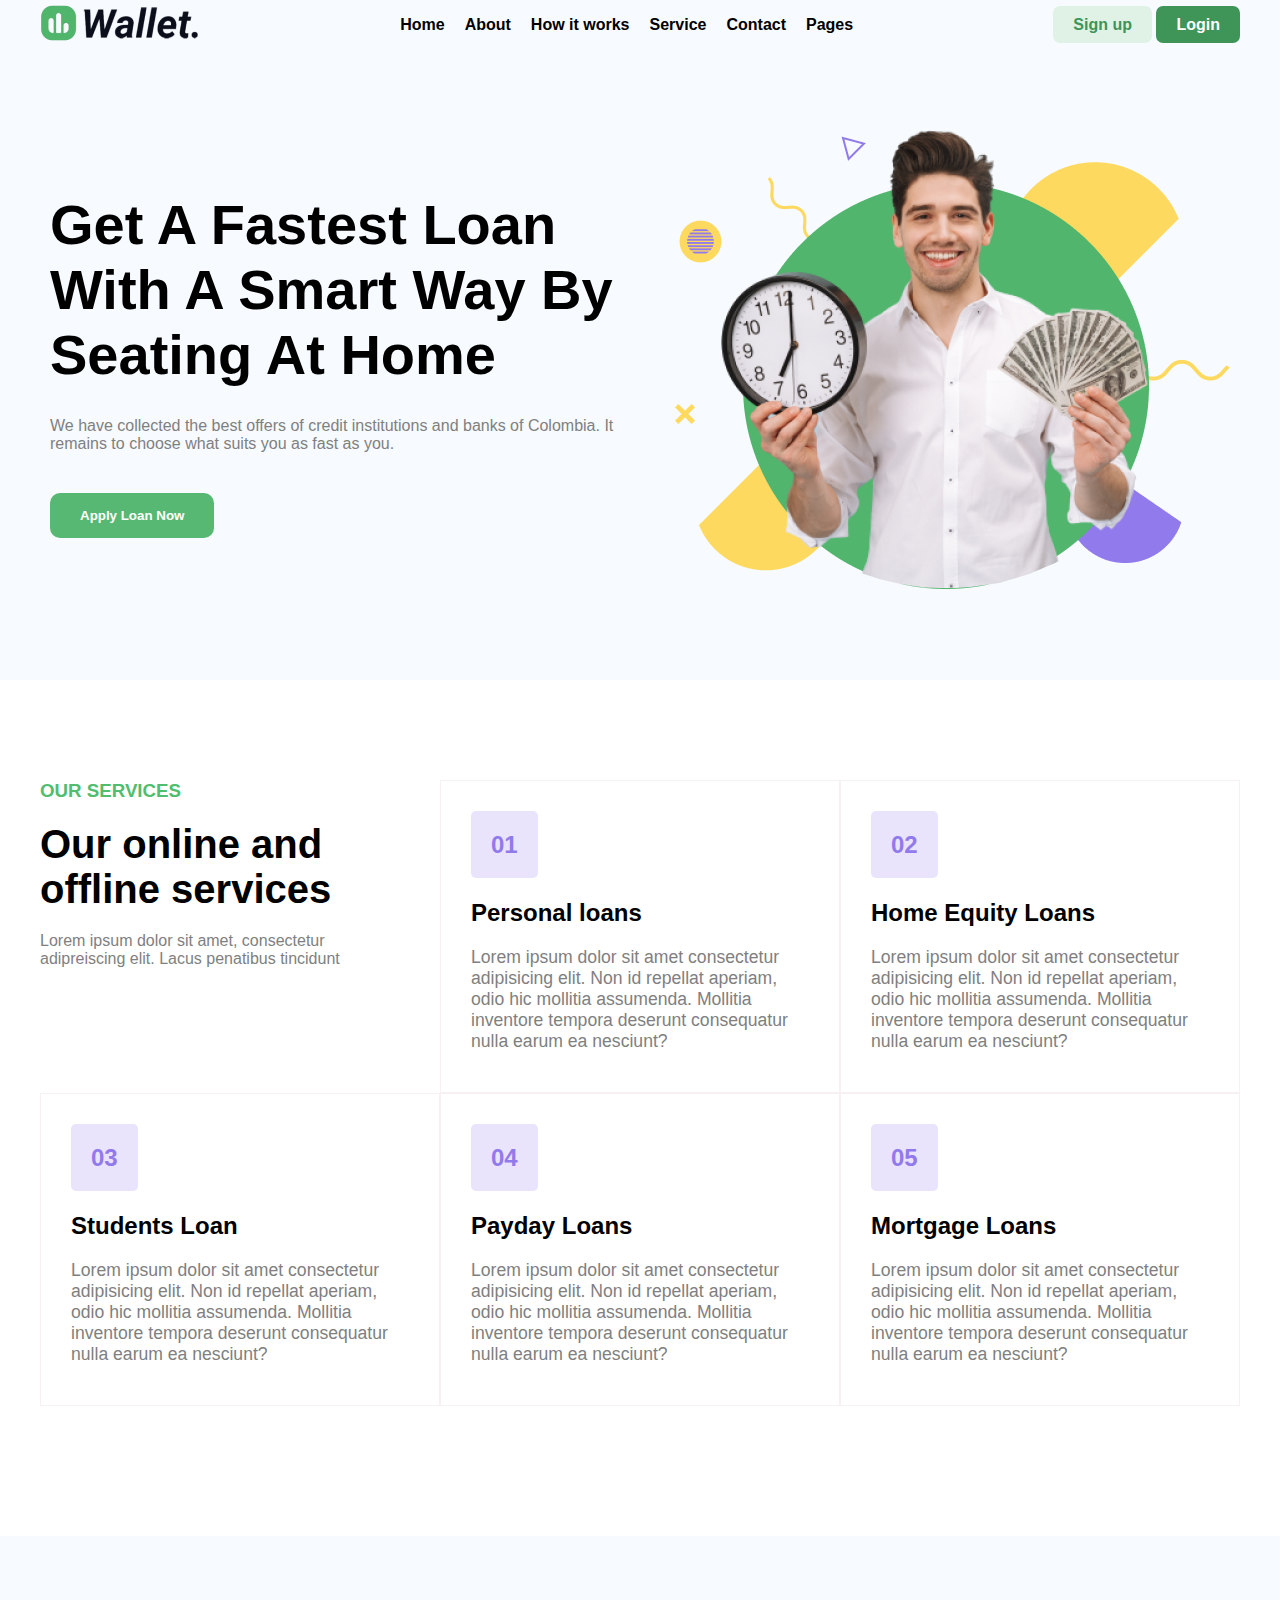
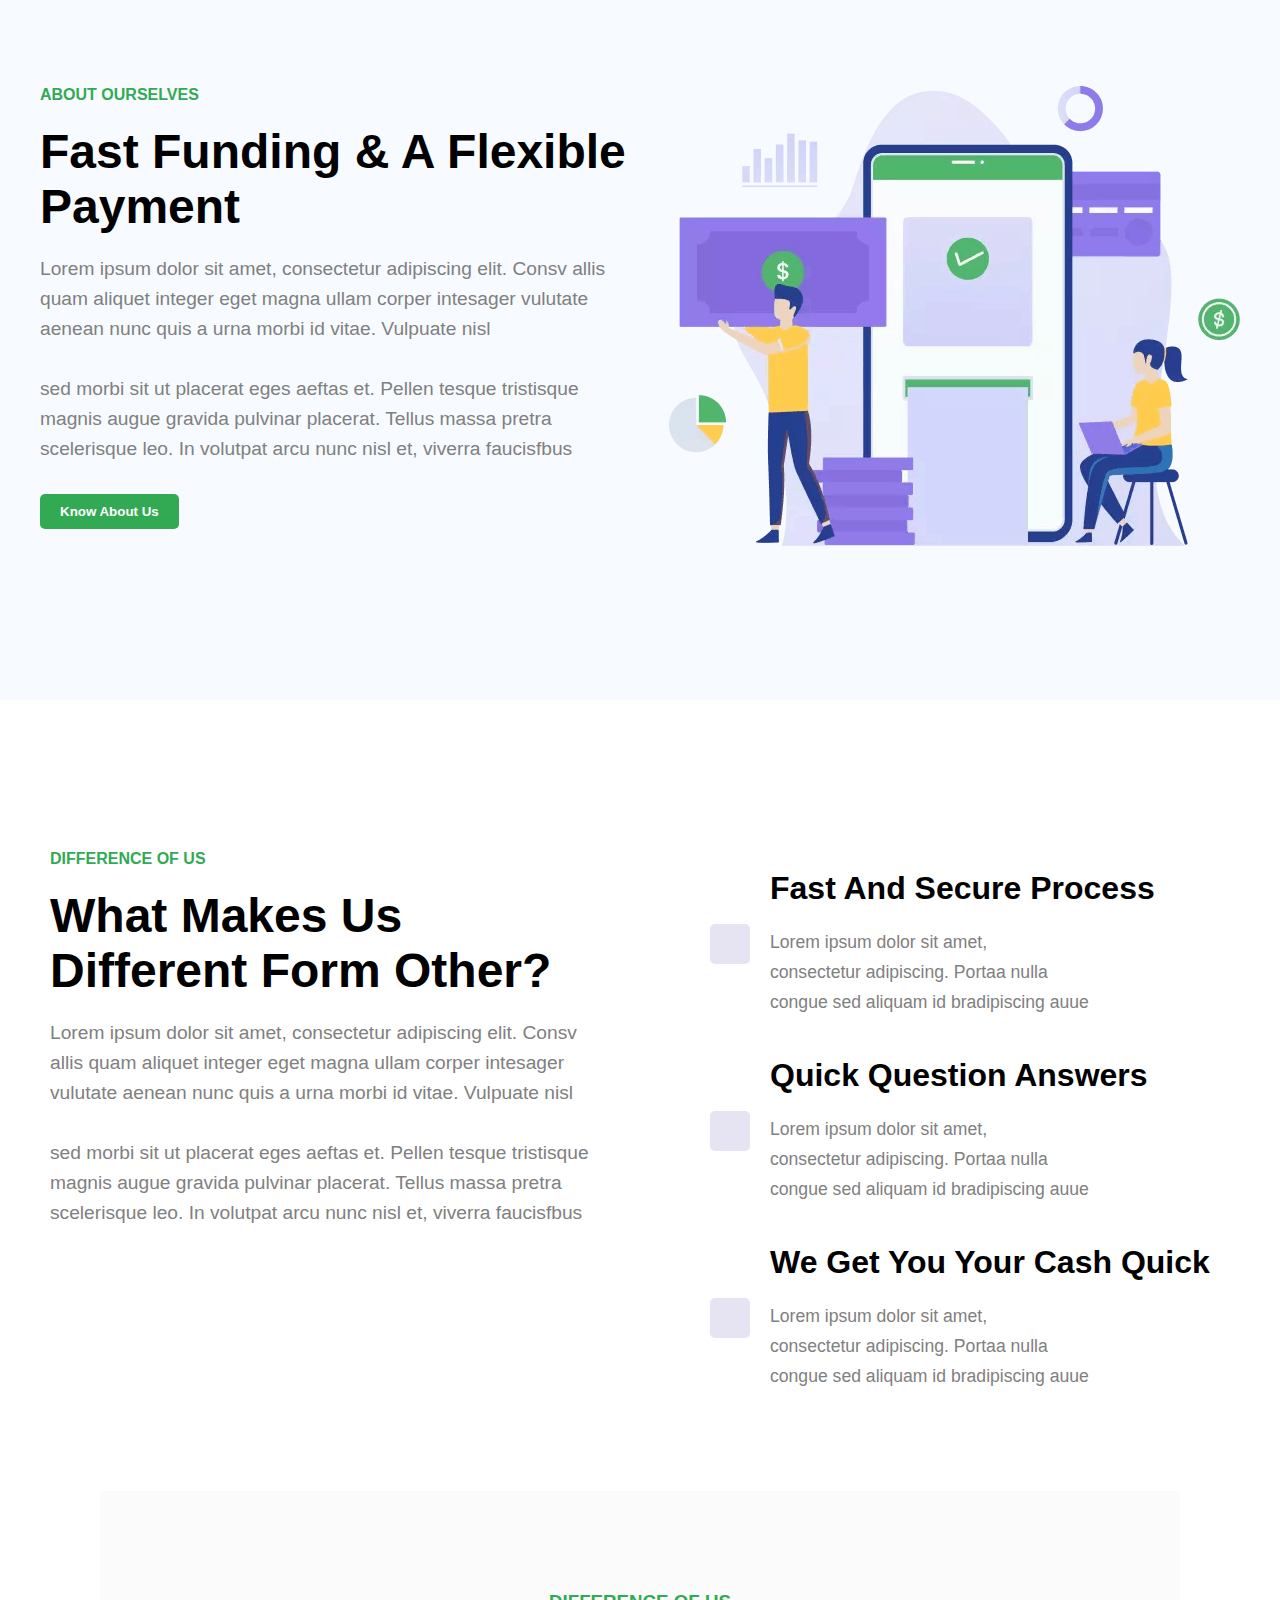
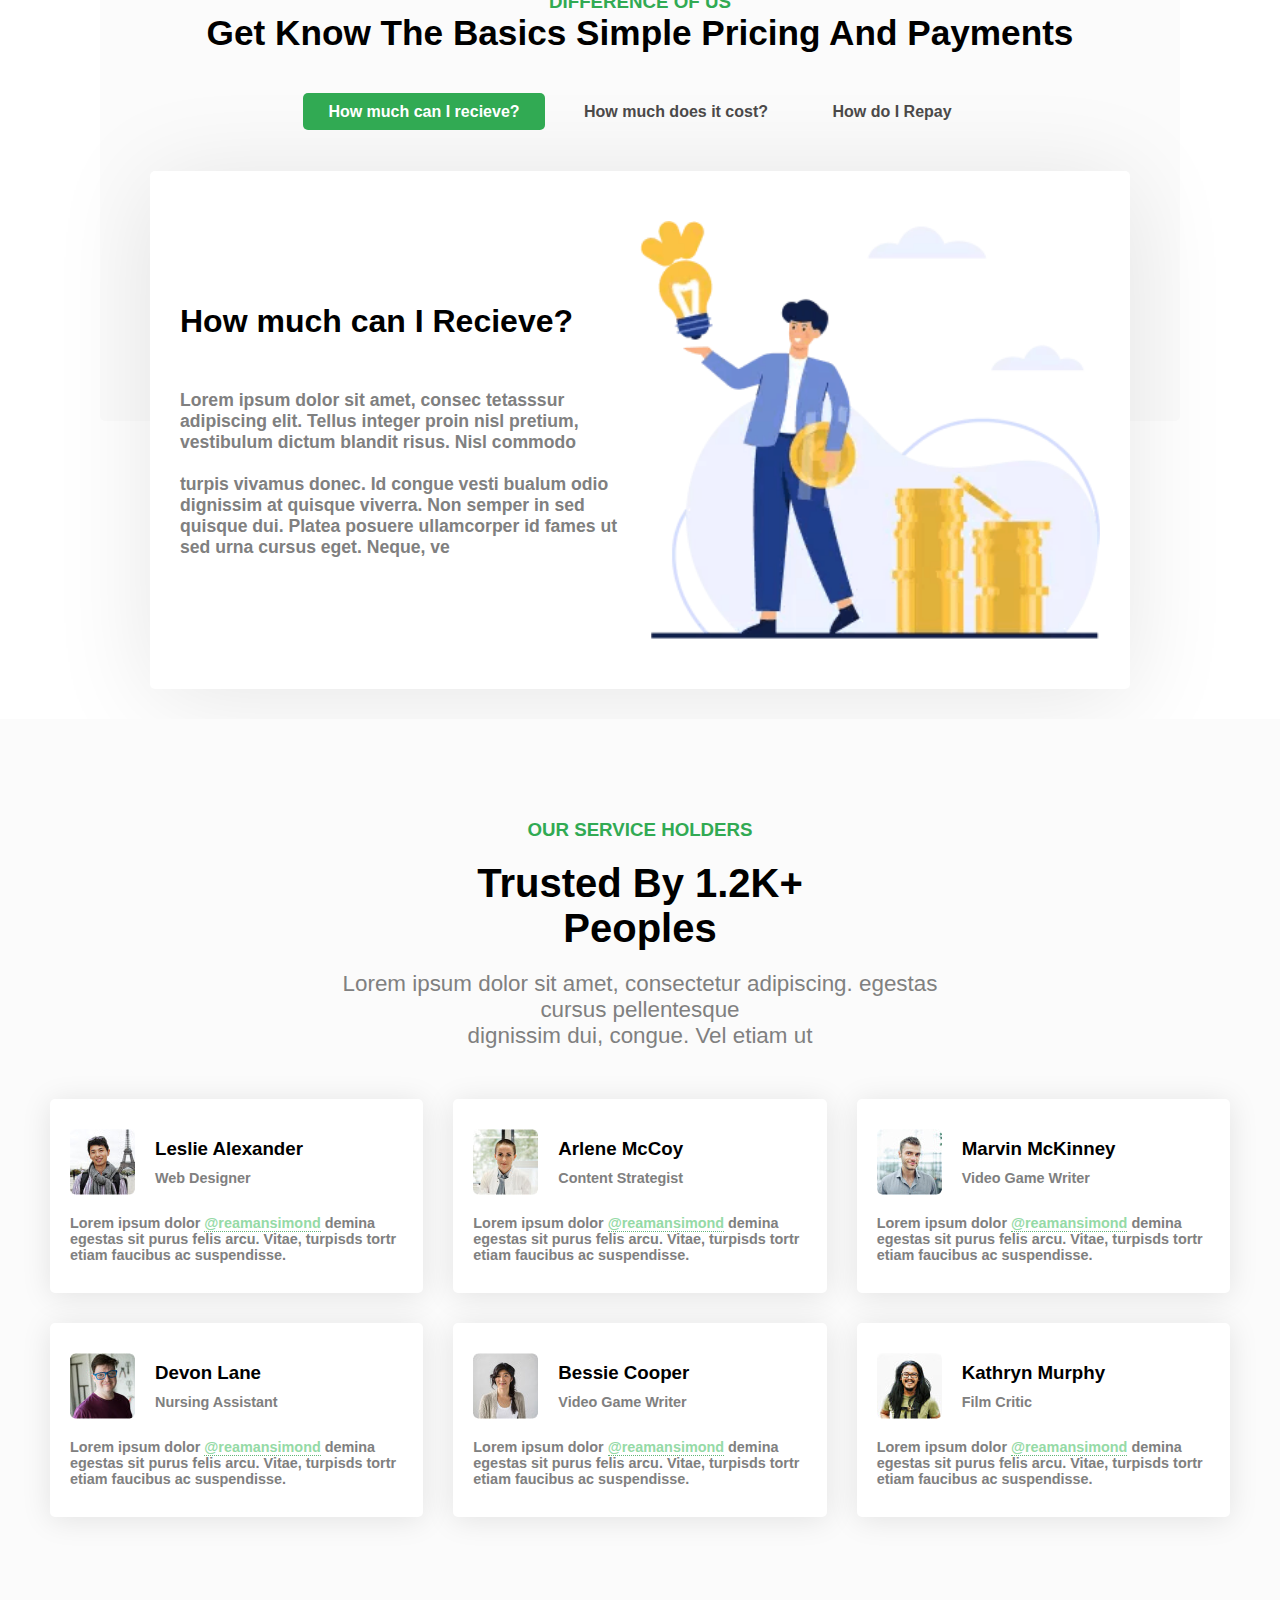
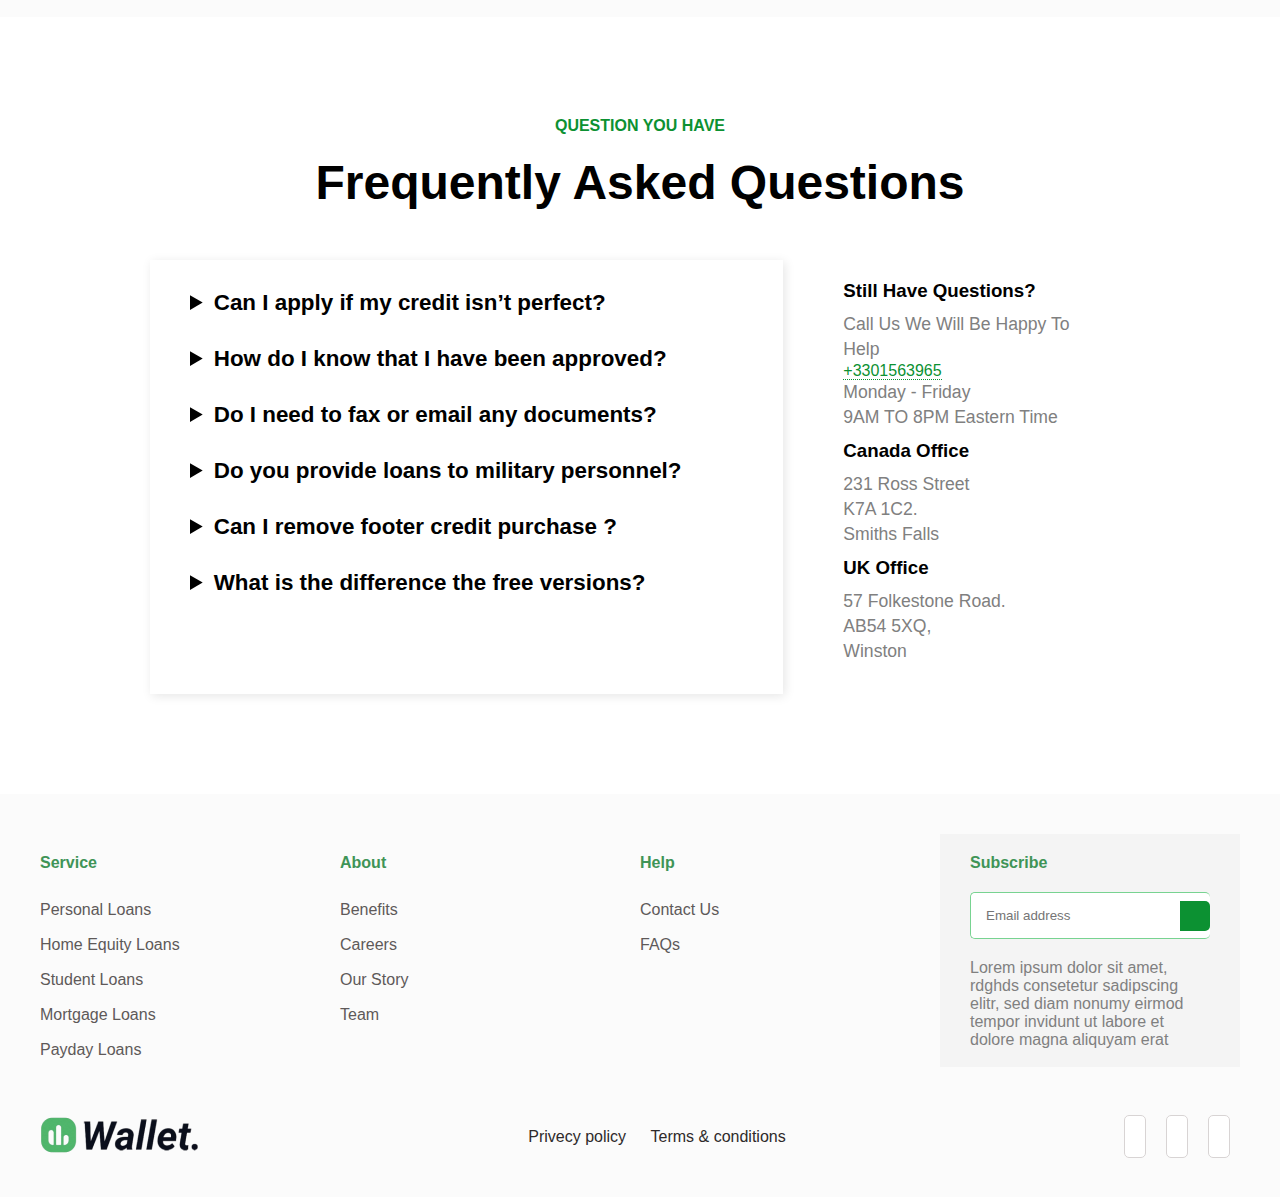
<file: index.html>
<!DOCTYPE html>
<html lang="en">

<head>
    <meta charset="UTF-8">
    <meta name="viewport" content="width=device-width, initial-scale=1.0">

    <link rel="shortcut icon" href="./images/favicon.jpg" type="image/x-icon">

    <link rel="stylesheet" href="style.css">


    <link rel="stylesheet" href="https://cdnjs.cloudflare.com/ajax/libs/font-awesome/6.4.0/css/all.min.css"
        integrity="sha512-iecdLmaskl7CVkqkXNQ/ZH/XLlvWZOJyj7Yy7tcenmpD1ypASozpmT/E0iPtmFIB46ZmdtAc9eNBvH0H/ZpiBw=="
        crossorigin="anonymous" referrerpolicy="no-referrer" />



    <title>Wallet</title>
</head>

<body>

    <!-- navbar section -->
    <header>
        <nav>
            <input type="checkbox" id="checking">
            <label for="checking" class="toggle">
                <i class="fa-solid fa-bars"></i>
            </label>
            <label for="">
                <a href="index.html"><img src="./images/logo.png" alt=""></a>
            </label>

            <ul>
                <li><a href="index.html">Home</a></li>
                <li><a href="/about.html">About</a></li>
                <li><a href="how-it-works.html">How it works</a></li>
                <li><a href="service.html">Service</a></li>
                <li><a href="contact.html">Contact</a></li>
                <li class="dropdown">
                    <a href="#">Pages <i class="fa-solid fa-chevron-down"></i></a>

                    <ul>
                        <li><a href="blog.html">Blog</a></li>
                        <li><a href="service-details.html">Service Details</a></li>
                        <li><a href="faq.html">FAQs</a></li>
                        <li><a href="legal.html">Legal</a></li>
                        <li><a href="terms-conditions.html">Terms & condition</a></li>
                        <li><a href="privecy.html">Privery & policy</a></li>
                    </ul>

                </li>
            </ul>

            <div id="user-account">
                <a href="">Sign up</a>
                <a href="">Login</a>
            </div>
        </nav>

        <section id="header-container">
            <div id="header-text">
                <h1>Get A Fastest Loan With A Smart Way By Seating At Home</h1>
                <p>We have collected the best offers of credit institutions and banks
                    of Colombia. It remains to choose what suits you as fast as you.</p>

                <button>Apply Loan Now <i class="fa-solid fa-arrow-right"></i></button>
            </div>
            <div class="header-image">
                <img src="./images/header.png" alt="">
            </div>
        </section>
    </header>

    <section id="our-services-container">
        <div class="service-announc">
            <h3>OUR SERVICES</h3>
            <h1>Our online and offline services</h1>
            <p>Lorem ipsum dolor sit amet, consectetur <br>
                adipreiscing elit. Lacus penatibus tincidunt
            </p>
        </div>

        <div class="service-item">
            <span>01</span>
            <a href="#">
                <h2>Personal loans</h2>
            </a>
            <p>Lorem ipsum dolor sit amet consectetur adipisicing elit. Non id repellat aperiam, odio hic mollitia
                assumenda. Mollitia inventore tempora deserunt consequatur nulla earum ea nesciunt?</p>
        </div>
        <div class="service-item">
            <span>02</span>
            <a href="#">
                <h2>Home Equity Loans</h2>
            </a>
            <p>Lorem ipsum dolor sit amet consectetur adipisicing elit. Non id repellat aperiam, odio hic mollitia
                assumenda. Mollitia inventore tempora deserunt consequatur nulla earum ea nesciunt?</p>
        </div>
        <div class="service-item">
            <span>03</span>
            <a href="#">
                <h2>Students Loan</h2>
            </a>
            <p>Lorem ipsum dolor sit amet consectetur adipisicing elit. Non id repellat aperiam, odio hic mollitia
                assumenda. Mollitia inventore tempora deserunt consequatur nulla earum ea nesciunt?</p>
        </div>
        <div class="service-item">
            <span>04</span>
            <a href="#">
                <h2>Payday Loans</h2>
            </a>
            <p>Lorem ipsum dolor sit amet consectetur adipisicing elit. Non id repellat aperiam, odio hic mollitia
                assumenda. Mollitia inventore tempora deserunt consequatur nulla earum ea nesciunt?</p>
        </div>
        <div class="service-item">
            <span>05</span>
            <a href="#">
                <h2>Mortgage Loans</h2>
            </a>
            <p>Lorem ipsum dolor sit amet consectetur adipisicing elit. Non id repellat aperiam, odio hic mollitia
                assumenda. Mollitia inventore tempora deserunt consequatur nulla earum ea nesciunt?</p>
        </div>
    </section>

    <section id="about-selves">
        <div class="about-selves-text">
            <h4>ABOUT OURSELVES</h4>
            <h1>Fast Funding & A Flexible Payment</h1>
            <p>Lorem ipsum dolor sit amet, consectetur adipiscing elit. Consv allis quam aliquet integer eget magna
                ullam corper intesager vulutate aenean nunc quis a urna morbi id vitae. Vulpuate nisl
                <br> <br>
                sed morbi sit ut placerat eges aeftas et. Pellen tesque tristisque magnis augue gravida pulvinar
                placerat. Tellus massa pretra scelerisque leo. In volutpat arcu nunc nisl et, viverra faucisfbus
            </p>
            <button>Know About Us</button>
        </div>
        <div class="about-selves-image">
            <img src="./images/selves-photo.png" alt="">
        </div>
    </section>

    <section id="difference">
        <div class="difference-text">
            <h4>DIFFERENCE OF US</h4>
            <h1>What Makes Us Different Form Other?</h1>
            <p>Lorem ipsum dolor sit amet, consectetur adipiscing elit. Consv allis quam aliquet integer eget magna
                ullam corper intesager vulutate aenean nunc quis a urna morbi id vitae. Vulpuate nisl
                <br> <br>
                sed morbi sit ut placerat eges aeftas et. Pellen tesque tristisque magnis augue gravida pulvinar
                placerat. Tellus massa pretra scelerisque leo. In volutpat arcu nunc nisl et, viverra faucisfbus
            </p>
        </div>
        <div class="difference-part">

            <div class="difference-item">
                <i class="fa-solid fa-shield-halved"></i>
                <div class="difference-item-text">
                    <h1>Fast And Secure Process</h1>
                    <p>Lorem ipsum dolor sit amet, <br> consectetur adipiscing. Portaa nulla <br>congue sed aliquam id
                        bradipiscing auue</p>
                </div>
            </div>
            <div class="difference-item">
                <i class="fa-solid fa-trophy"></i>
                <div class="difference-item-text">
                    <h1>Quick Question Answers</h1>
                    <p>Lorem ipsum dolor sit amet, <br> consectetur adipiscing. Portaa nulla <br>congue sed aliquam id
                        bradipiscing auue</p>
                </div>
            </div>
            <div class="difference-item">
                <i class="fa-solid fa-money-bill-1-wave"></i>
                <div class="difference-item-text">
                    <h1>
                        We Get You Your Cash Quick</h1>
                    <p>Lorem ipsum dolor sit amet, <br> consectetur adipiscing. Portaa nulla <br>congue sed aliquam id
                        bradipiscing auue</p>
                </div>
            </div>

        </div>
    </section>

    <section id="difference-of-us">
        <div class="difference-of-us-item">
            <h3>DIFFERENCE OF US</h3>
            <h1>Get Know The Basics Simple Pricing And Payments</h1>
            <div class="loan-link">
                <a href="#">How much can I recieve?</a>
                <a href="#">How much does it cost?</a>
                <a href="#">How do I Repay</a>
            </div>
        </div>
        <div>
            <div class="difference-of-us-bottom-item">
                <img src="./images/payment-info.png" alt="">
                <div class="difference-bottom-item-text">
                    <h1>How much can I Recieve?</h1>
                    <p>Lorem ipsum dolor sit amet, consec tetasssur adipiscing elit. Tellus integer proin nisl
                        pretium, vestibulum dictum blandit risus. Nisl commodo
                        <br> <br>
                        turpis vivamus donec. Id congue vesti bualum odio dignissim at quisque viverra. Non semper
                        in sed quisque dui. Platea posuere ullamcorper id fames ut sed urna cursus eget. Neque, ve
                    </p>
                </div>
            </div>
        </div>
    </section>

    <section id="trusted-parent">
        <div class="trusted-title">
            <h3>OUR SERVICE HOLDERS</h3>
            <h1>Trusted By 1.2K+ <br> Peoples</h1>
            <p>Lorem ipsum dolor sit amet, consectetur adipiscing. egestas <br> cursus pellentesque <br> dignissim dui,
                congue. Vel etiam ut </p>
        </div>

        <div id="trusted-item-container">
            <div class="trusted-item">
                <div class="trusted-image-name">
                    <img src="./images/trusted-people.jpg" alt="">
                    <div class="trusted-name">
                        <h3>Leslie Alexander
                        </h3>
                        <p>Web Designer</p>
                    </div>
                </div>
                <p>Lorem ipsum dolor <a href="#">@reamansimond</a> demina egestas sit purus felis arcu. Vitae, turpisds
                    tortr etiam
                    faucibus ac suspendisse.</p>
            </div>
            <div class="trusted-item">
                <div class="trusted-image-name">
                    <img src="./images/trusted-people2.jpg" alt="">
                    <div class="trusted-name">
                        <h3>Arlene McCoy
                        </h3>
                        <p>Content Strategist</p>
                    </div>
                </div>
                <p>Lorem ipsum dolor <a href="#">@reamansimond</a> demina egestas sit purus felis arcu. Vitae, turpisds
                    tortr etiam
                    faucibus ac suspendisse.</p>
            </div>
            <div class="trusted-item">
                <div class="trusted-image-name">
                    <img src="./images/trusted-people3.jpg" alt="">
                    <div class="trusted-name">
                        <h3>Marvin McKinney
                        </h3>
                        <p>Video Game Writer</p>
                    </div>
                </div>
                <p>Lorem ipsum dolor <a href="#">@reamansimond</a> demina egestas sit purus felis arcu. Vitae, turpisds
                    tortr etiam
                    faucibus ac suspendisse.</p>
            </div>
            <div class="trusted-item">
                <div class="trusted-image-name">
                    <img src="./images/trusted-people4.jpg" alt="">
                    <div class="trusted-name">
                        <h3>Devon Lane
                        </h3>
                        <p>Nursing Assistant
                        </p>
                    </div>
                </div>
                <p>Lorem ipsum dolor <a href="#">@reamansimond</a> demina egestas sit purus felis arcu. Vitae, turpisds
                    tortr etiam
                    faucibus ac suspendisse.</p>
            </div>
            <div class="trusted-item">
                <div class="trusted-image-name">
                    <img src="./images/trusted-people5.jpg" alt="">
                    <div class="trusted-name">
                        <h3>Bessie Cooper
                        </h3>
                        <p>Video Game Writer</p>
                    </div>
                </div>
                <p>Lorem ipsum dolor <a href="#">@reamansimond</a> demina egestas sit purus felis arcu. Vitae, turpisds
                    tortr etiam
                    faucibus ac suspendisse.</p>
            </div>
            <div class="trusted-item">
                <div class="trusted-image-name">
                    <img src="./images/trusted-people6.jpg" alt="">
                    <div class="trusted-name">
                        <h3>Kathryn Murphy
                        </h3>
                        <p>Film Critic</p>
                    </div>
                </div>
                <p>Lorem ipsum dolor <a href="#">@reamansimond</a> demina egestas sit purus felis arcu. Vitae, turpisds
                    tortr etiam
                    faucibus ac suspendisse.</p>
            </div>
        </div>
    </section>


    <section>
        <div id="qustion-title">
            <h4>QUESTION YOU HAVE</h4>
            <h1>Frequently Asked Questions</h1>
        </div>

        <div id="question-container">
            <div class="question-item-parent">
                <div class="question-single-item">
                    <details>
                        <summary>Can I apply if my credit isn’t perfect?</summary>
                        <p>The difference between and premium product consist number of components, plugins, page in
                            each.
                            The Free versions contain only a few elements and pages that.</p>
                    </details>
                </div>
                <div class="question-single-item">
                    <details>
                        <summary>How do I know that I have been approved?</summary>
                        <p>The difference between and premium product consist number of components, plugins, page in
                            each.
                            The Free versions contain only a few elements and pages that.</p>
                    </details>
                </div>
                <div class="question-single-item">
                    <details>
                        <summary>Do I need to fax or email any documents?</summary>
                        <p>The difference between and premium product consist number of components, plugins, page in
                            each.
                            The Free versions contain only a few elements and pages that.</p>
                    </details>
                </div>
                <div class="question-single-item">
                    <details>
                        <summary>Do you provide loans to military personnel?</summary>
                        <p>The difference between and premium product consist number of components, plugins, page in
                            each.
                            The Free versions contain only a few elements and pages that.</p>
                    </details>
                </div>
                <div class="question-single-item">
                    <details>
                        <summary>Can I remove footer credit purchase ?</summary>
                        <p>The difference between and premium product consist number of components, plugins, page in
                            each.
                            The Free versions contain only a few elements and pages that.</p>
                    </details>
                </div>
                <div class="question-single-item">
                    <details>
                        <summary>What is the difference the free versions?</summary>
                        <p>The difference between and premium product consist number of components, plugins, page in
                            each.
                            The Free versions contain only a few elements and pages that.</p>
                    </details>
                </div>
            </div>

            <div class="still-question-container">
                <div class="still-item">
                    <h3>Still Have Questions?</h3>
                    <p>Call Us We Will Be Happy To Help</p>
                    <a href="#">+3301563965</a>
                    <p>Monday - Friday</p>
                    <p>9AM TO 8PM Eastern Time</p>
                </div>
                <div class="still-item">
                    <h3>Canada Office</h3>
                    <p>231 Ross Street</p>
                    <p>K7A 1C2.</p>
                    <p>Smiths Falls</p>
                </div>
                <div class="still-item">
                    <h3>UK Office</h3>
                    <p>57 Folkestone Road.</p>
                    <p>AB54 5XQ,</p>
                    <p>Winston</p>
                </div>
            </div>
        </div>
    </section>

    <footer>
        <div id="footer-some-item-parent">
            <div class="footer-some-single-item">
                <h4>Service</h4>
                <div class="footer-some-link">
                    <a href="#">Personal Loans</a>
                    <a href="#">Home Equity Loans</a>
                    <a href="#">Student Loans</a>
                    <a href="#">Mortgage Loans</a>
                    <a href="#">Payday Loans</a>
                </div>
            </div>
            <div class="footer-some-single-item">
                <h4>About</h4>
                <div class="footer-some-link">
                    <a href="#">Benefits</a>
                    <a href="#">Careers</a>
                    <a href="#">Our Story</a>
                    <a href="#">Team</a>
                </div>
            </div>
            <div class="footer-some-single-item">
                <h4>Help</h4>
                <div class="footer-some-link">
                    <a href="#">Contact Us</a>
                    <a href="#">FAQs</a>
                </div>
            </div>
            <div class="footer-form footer-some-single-item">
                <h4>Subscribe</h4>
                <div class="footer-form-subscribe">
                    <input type="email" placeholder="Email address">
                    <i class="fa-solid fa-circle-arrow-right"></i>
                </div>
                <p>Lorem ipsum dolor sit amet, rdghds consetetur sadipscing elitr, sed diam nonumy eirmod tempor
                    invidunt ut labore et dolore magna aliquyam erat</p>
            </div>
        </div>

        <div class="footer-company-connect">
            <div>
                <img src="./images/logo.png" alt="">
            </div>
            <div class="footer-company-termsconditions">
                <a href="#">Privecy policy</a>
                <a href="#">Terms & conditions</a>
            </div>
            <div class="footer-company-link-item">
                <a href="#"><i class="fa-brands fa-linkedin-in"></i></a>
                <a href="#"><i class="fa-brands fa-twitter"></i></a>
                <a href="#"><i class="fa-brands fa-instagram"></i></a>
            </div>
        </div>
    </footer>

</body>

</html>
</file>
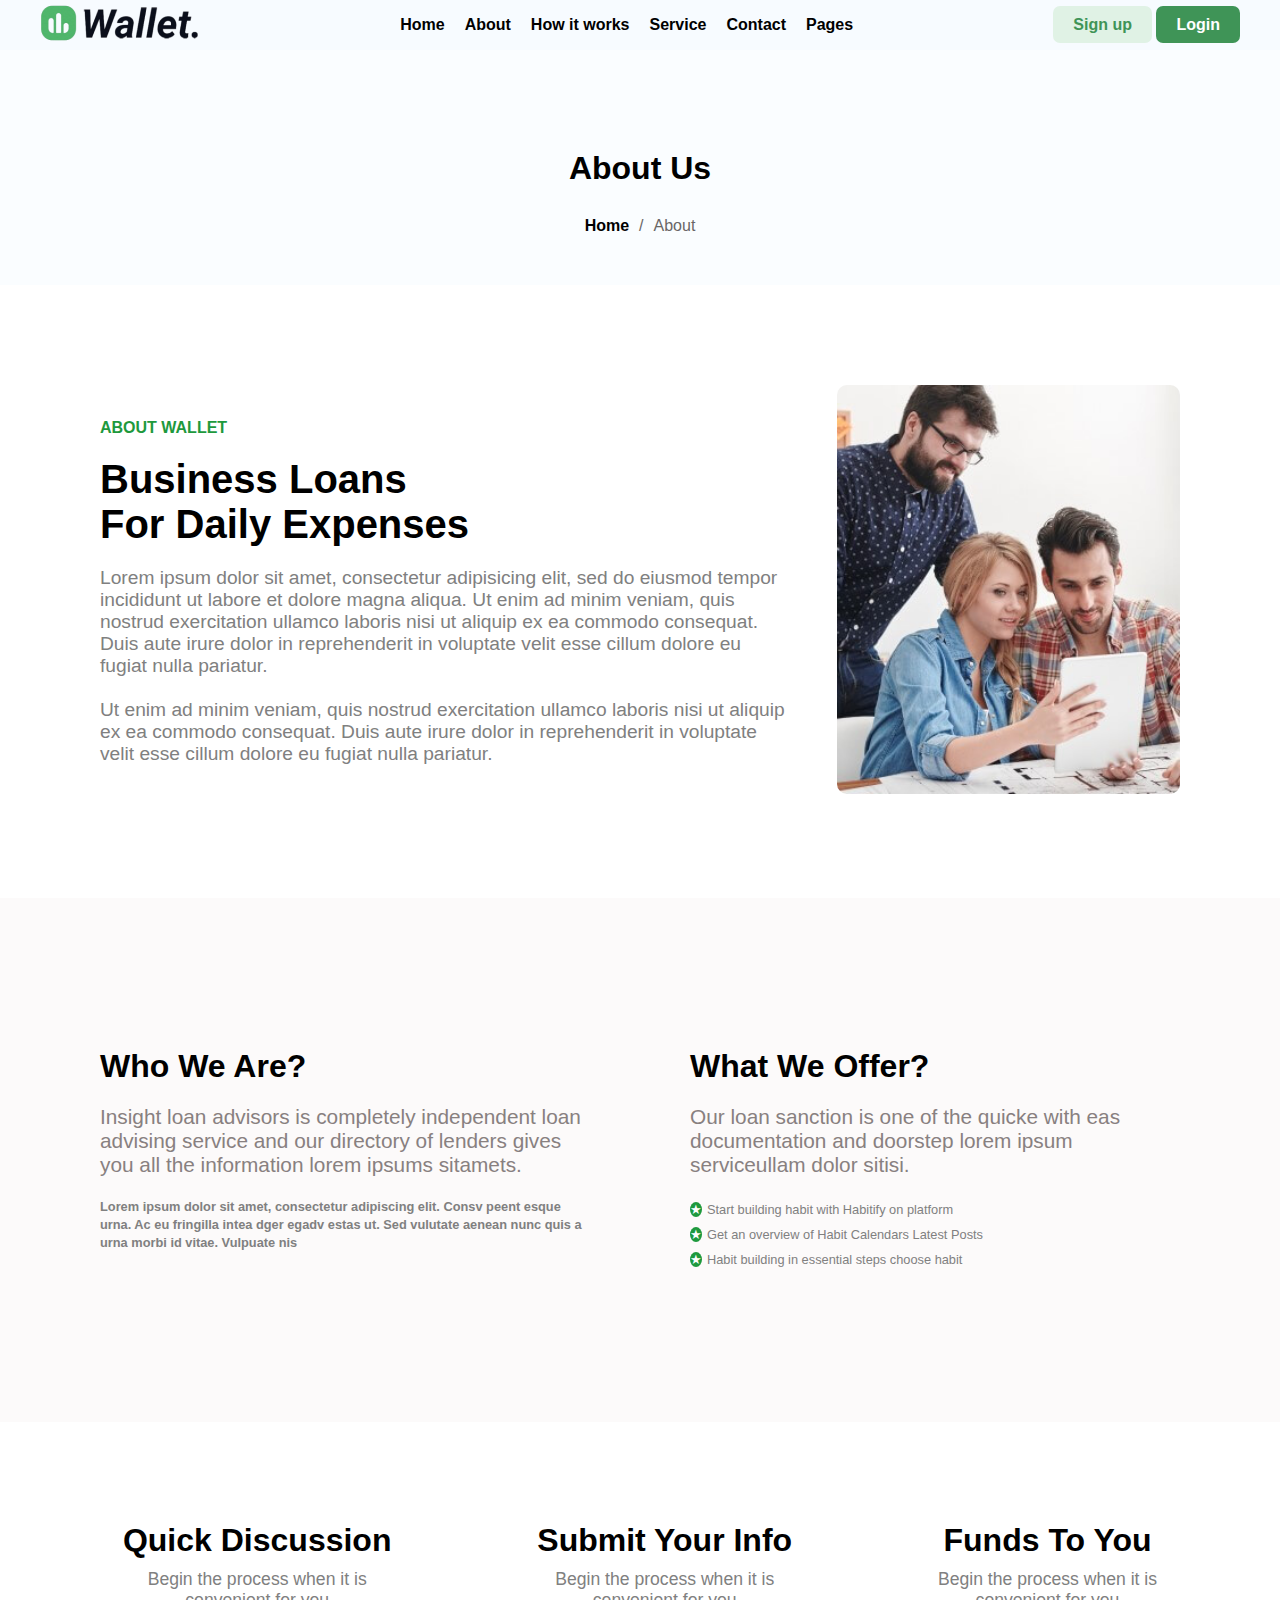
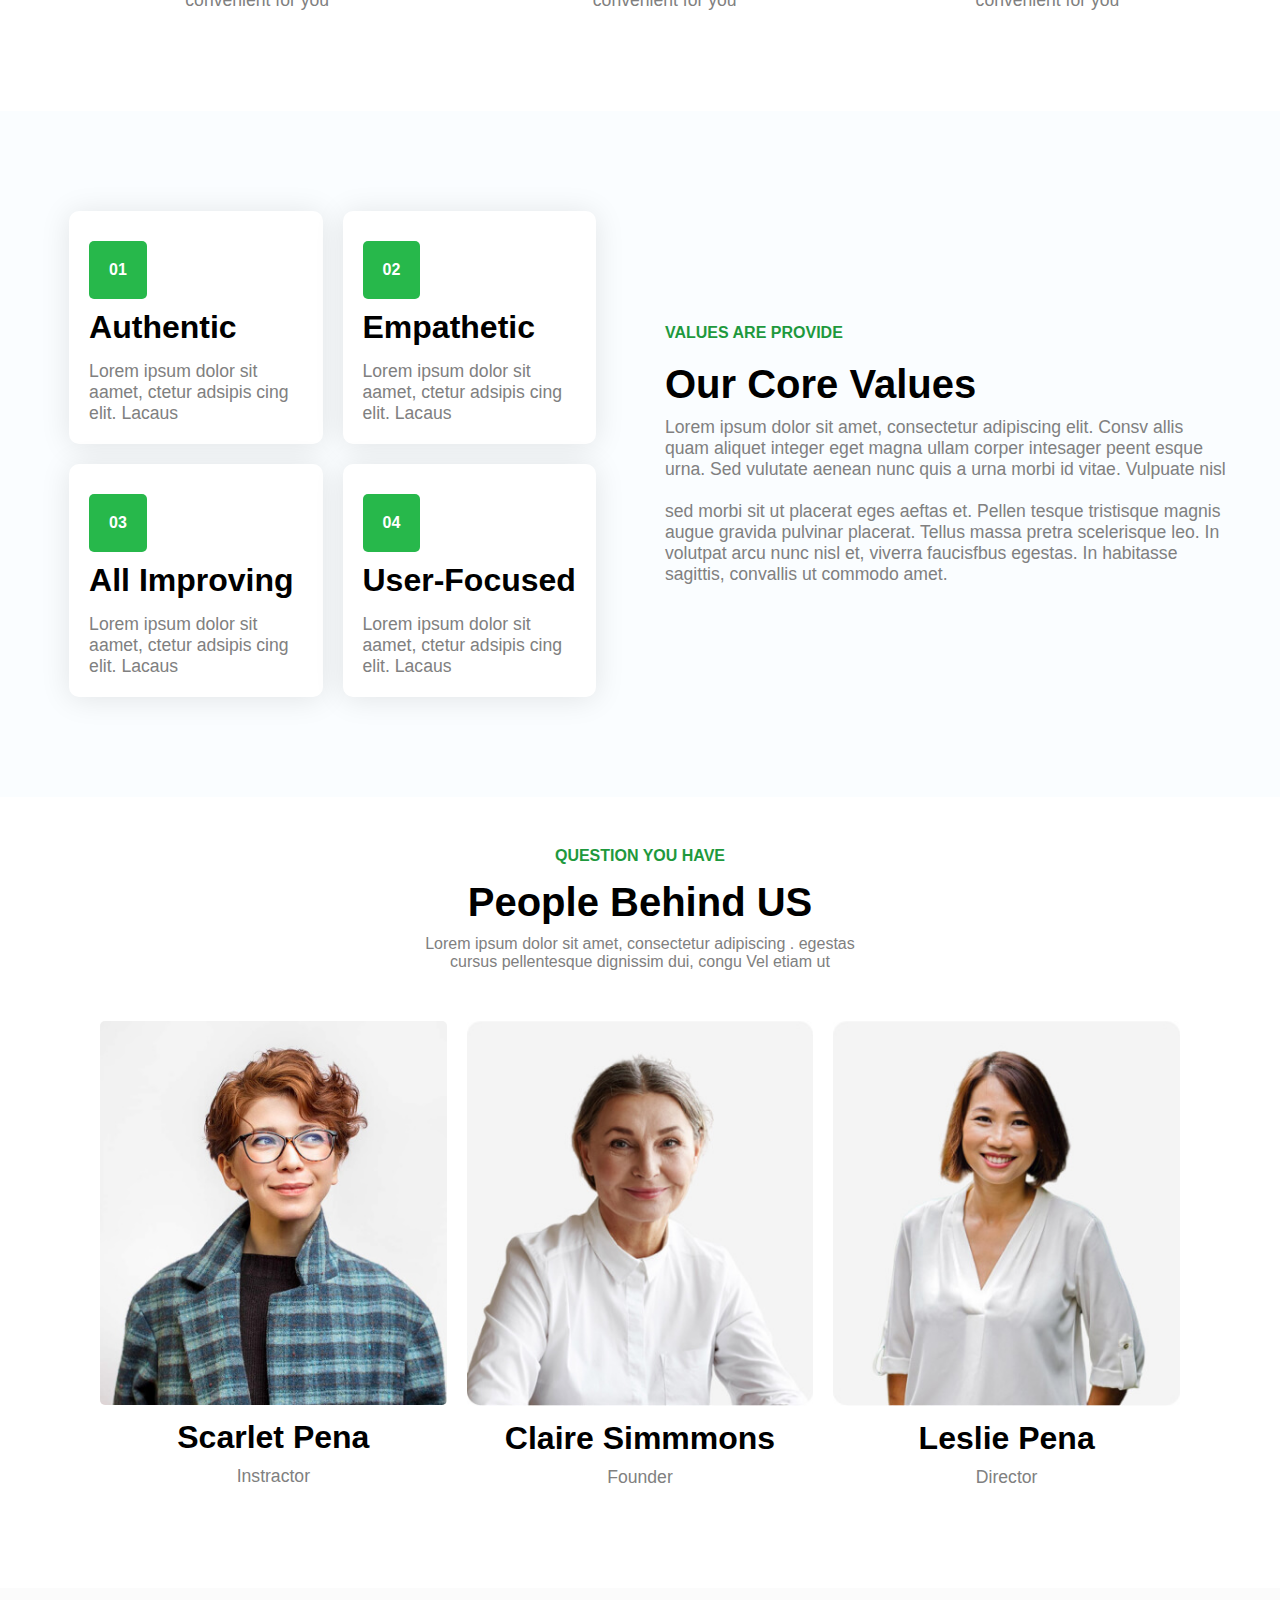
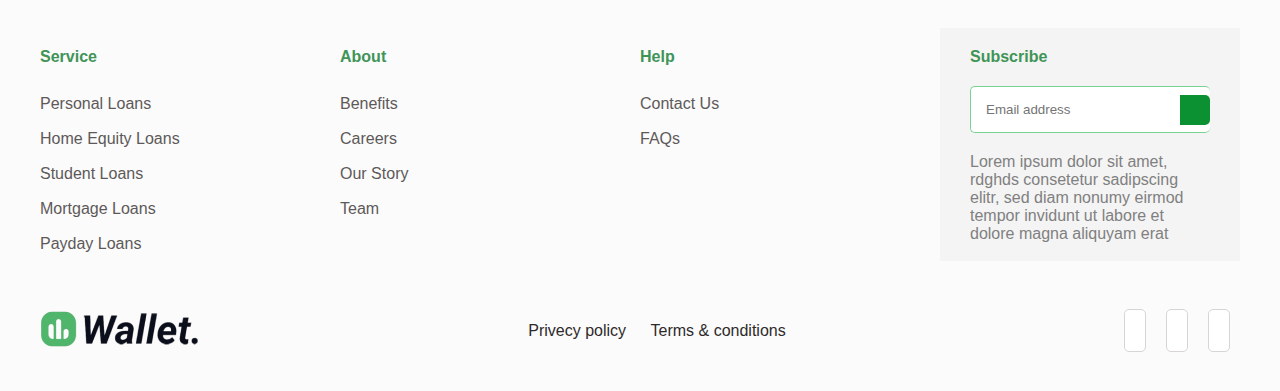
<file: about.html>
<!DOCTYPE html>
<html lang="en">

<head>
    <meta charset="UTF-8">
    <meta name="viewport" content="width=device-width, initial-scale=1.0">


    <!-- Css file -->
    <link rel="stylesheet" href="about.css">
    <link rel="stylesheet" href="style.css">

    <!-- Favicon -->
    <link rel="shortcut icon" href="./images/favicon.jpg" type="image/x-icon">

    <!-- Google font -->
    <link rel="preconnect" href="https://fonts.googleapis.com">
    <link rel="preconnect" href="https://fonts.gstatic.com" crossorigin>
    <link href="https://fonts.googleapis.com/css2?family=Lato&display=swap" rel="stylesheet">

    <!-- Font awesome cdn link -->
    <link rel="stylesheet" href="https://cdnjs.cloudflare.com/ajax/libs/font-awesome/6.4.0/css/all.min.css"
        integrity="sha512-iecdLmaskl7CVkqkXNQ/ZH/XLlvWZOJyj7Yy7tcenmpD1ypASozpmT/E0iPtmFIB46ZmdtAc9eNBvH0H/ZpiBw=="
        crossorigin="anonymous" referrerpolicy="no-referrer" />


    <title>Wallet</title>
</head>

<body>


    <header>

        <nav>
            <input type="checkbox" id="checking">
            <label for="checking" class="toggle">
                <i class="fa-solid fa-bars"></i>
            </label>
            <label for="">
                <a href="index.html"><img src="./images/logo.png" alt=""></a>
            </label>

            <ul>
                <li><a href="index.html">Home</a></li>
                <li><a href="/about.html">About</a></li>
                <li><a href="how-it-works.html">How it works</a></li>
                <li><a href="service.html">Service</a></li>
                <li><a href="contact.html">Contact</a></li>
                <li class="dropdown">
                    <a href="#">Pages <i class="fa-solid fa-chevron-down"></i></a>

                    <ul>
                        <li><a href="blog.html">Blog</a></li>
                        <li><a href="service-details.html">Service Details</a></li>
                        <li><a href="faq.html">FAQs</a></li>
                        <li><a href="legal.html">Legal</a></li>
                        <li><a href="terms-conditions.html">Terms & condition</a></li>
                        <li><a href="privecy.html">Privery & policy</a></li>
                    </ul>

                </li>
            </ul>

            <div id="user-account">
                <a href="">Sign up</a>
                <a href="">Login</a>
            </div>
        </nav>

        <div class="about-header-text">
            <h1>About Us</h1>
            <div class="about-page-instractor">
                <li><a href="index.html">Home</a></li>
                <li>/</li>
                <li>About</li>
            </div>
        </div>

    </header>


    <section id="about-wallet">
        <div class="about-wallet-text">
            <h4>About Wallet</h4>
            <h1>Business Loans <br>
                For Daily Expenses</h1>
            <p>Lorem ipsum dolor sit amet, consectetur adipisicing elit, sed do eiusmod tempor incididunt ut labore et
                dolore magna aliqua. Ut enim ad minim veniam, quis nostrud exercitation ullamco laboris nisi ut aliquip
                ex ea commodo consequat. Duis aute irure dolor in reprehenderit in voluptate velit esse cillum dolore eu
                fugiat nulla pariatur.
                <br> <br>
                Ut enim ad minim veniam, quis nostrud exercitation ullamco laboris nisi ut aliquip ex ea commodo
                consequat. Duis aute irure dolor in reprehenderit in voluptate velit esse cillum dolore eu fugiat nulla
                pariatur.
            </p>
        </div>
        <div class="about-wallet-image">
            <img src="./images/about-wallet.jpg" alt="">
        </div>
    </section>

    <section id="about-details-container">
        <div class="who-we-are">
            <h1>Who We Are?</h1>
            <p>Insight loan advisors is completely independent loan advising service and our directory of lenders gives
                you all the information lorem ipsums sitamets.</p>
            <span>
                Lorem ipsum dolor sit amet, consectetur adipiscing elit. Consv peent esque urna. Ac eu fringilla intea
                dger egadv estas ut. Sed vulutate aenean nunc quis a urna morbi id vitae. Vulpuate nis
            </span>
        </div>
        <div class="what-we-offer">
            <h1>What We Offer?</h1>
            <p>Our loan sanction is one of the quicke with eas documentation and doorstep lorem ipsum serviceullam dolor
                sitisi.</p>
            <ul>
                <li>Start building habit with Habitify on platform</li>
                <li>Get an overview of Habit Calendars Latest Posts</li>
                <li>Habit building in essential steps choose habit</li>
            </ul>
        </div>
    </section>

    <section class="discussion">
        <div class="discussion-item">
            <i class="fa-solid fa-arrow-pointer"></i>
            <h1>Quick Discussion</h1>
            <p>Begin the process when it is <br> convenient for you</p>
        </div>
        <div class="discussion-item">
            <i class="fa-solid fa-file-lines"></i>
            <h1>Submit Your Info</h1>
            <p>Begin the process when it is <br> convenient for you</p>
        </div>
        <div class="discussion-item">
            <i class="fa-solid fa-envelopes-bulk"></i>
            <h1>Funds To You</h1>
            <p>Begin the process when it is <br> convenient for you</p>
        </div>
    </section>

    <section id="provide-value">
        <div id="provide-value-item-parent">
            <div class="provide-item">
                <div>01</div>
                <h1>Authentic</h1>
                <p>Lorem ipsum dolor sit <br> aamet, ctetur adsipis cing <br> elit. Lacaus</p>
            </div>
            <div class="provide-item">
                <div>02</div>
                <h1>Empathetic</h1>
                <p>Lorem ipsum dolor sit <br> aamet, ctetur adsipis cing <br> elit. Lacaus</p>
            </div>
            <div class="provide-item">
                <div>03</div>
                <h1>All Improving</h1>
                <p>Lorem ipsum dolor sit <br> aamet, ctetur adsipis cing <br> elit. Lacaus</p>
            </div>
            <div class="provide-item">
                <div>04</div>
                <h1>User-Focused</h1>
                <p>Lorem ipsum dolor sit <br> aamet, ctetur adsipis cing <br> elit. Lacaus</p>
            </div>
        </div>

        <div class="provide-value-text">
            <h4>Values are provide</h4>
            <h1>Our Core Values</h1>
            <p>Lorem ipsum dolor sit amet, consectetur adipiscing elit. Consv allis quam aliquet integer eget magna
                ullam corper intesager peent esque urna. Sed vulutate aenean nunc quis a urna morbi id vitae. Vulpuate
                nisl
                <br> <br>
                sed morbi sit ut placerat eges aeftas et. Pellen tesque tristisque magnis augue gravida pulvinar
                placerat. Tellus massa pretra scelerisque leo. In volutpat arcu nunc nisl et, viverra faucisfbus
                egestas. In habitasse sagittis, convallis ut commodo amet.
            </p>
        </div>
    </section>

    <section>
        <div class="question-have">
            <h4>Question you have</h4>
            <h1>People Behind US</h1>
            <p>Lorem ipsum dolor sit amet, consectetur adipiscing . egestas <br>
                cursus pellentesque dignissim dui, congu Vel etiam ut</p>
        </div>

        <div id="team">
            <div class="team-single-item">
                <div class="team-single-item-image">
                    <img src="./images/team-1.jpg" alt="">
                    <div class="team-single-item-link">
                        <a href="#"><i class="fa-brands fa-instagram"></i></a>
                        <a href="#"><i class="fa-brands fa-linkedin-in"></i></a>
                        <a href="#"><i class="fa-brands fa-twitter"></i></a>
                    </div>
                </div>
                <div class="team-single-item-text">
                    <h1>Scarlet Pena</h1>
                    <p>Instractor</p>
                </div>
            </div>
            <div class="team-single-item">
                <div class="team-single-item-image">
                    <img src="./images/team-2.jpg" alt="">
                    <div class="team-single-item-link">
                        <a href="#"><i class="fa-brands fa-instagram"></i></a>
                        <a href="#"><i class="fa-brands fa-linkedin-in"></i></a>
                        <a href="#"><i class="fa-brands fa-twitter"></i></a>
                    </div>
                </div>
                <div class="team-single-item-text">
                    <h1>Claire Simmmons</h1>
                    <p>Founder</p>
                </div>
            </div>
            <div class="team-single-item">
                <div class="team-single-item-image">
                    <img src="./images/team-3.jpg" alt="">
                    <div class="team-single-item-link">
                        <a href="#"><i class="fa-brands fa-instagram"></i></a>
                        <a href="#"><i class="fa-brands fa-linkedin-in"></i></a>
                        <a href="#"><i class="fa-brands fa-twitter"></i></a>
                    </div>
                </div>
                <div class="team-single-item-text">
                    <h1>Leslie Pena</h1>
                    <p>Director</p>
                </div>
            </div>
        </div>
    </section>

    <footer>
        <div id="footer-some-item-parent">
            <div class="footer-some-single-item">
                <h4>Service</h4>
                <div class="footer-some-link">
                    <a href="#">Personal Loans</a>
                    <a href="#">Home Equity Loans</a>
                    <a href="#">Student Loans</a>
                    <a href="#">Mortgage Loans</a>
                    <a href="#">Payday Loans</a>
                </div>
            </div>
            <div class="footer-some-single-item">
                <h4>About</h4>
                <div class="footer-some-link">
                    <a href="#">Benefits</a>
                    <a href="#">Careers</a>
                    <a href="#">Our Story</a>
                    <a href="#">Team</a>
                </div>
            </div>
            <div class="footer-some-single-item">
                <h4>Help</h4>
                <div class="footer-some-link">
                    <a href="#">Contact Us</a>
                    <a href="#">FAQs</a>
                </div>
            </div>
            <div class="footer-form footer-some-single-item">
                <h4>Subscribe</h4>
                <div class="footer-form-subscribe">
                    <input type="email" placeholder="Email address">
                    <i class="fa-solid fa-circle-arrow-right"></i>
                </div>
                <p>Lorem ipsum dolor sit amet, rdghds consetetur sadipscing elitr, sed diam nonumy eirmod tempor
                    invidunt ut labore et dolore magna aliquyam erat</p>
            </div>
        </div>

        <div class="footer-company-connect">
            <div>
                <img src="./images/logo.png" alt="">
            </div>
            <div class="footer-company-termsconditions">
                <a href="#">Privecy policy</a>
                <a href="#">Terms & conditions</a>
            </div>
            <div class="footer-company-link-item">
                <a href="#"><i class="fa-brands fa-linkedin-in"></i></a>
                <a href="#"><i class="fa-brands fa-twitter"></i></a>
                <a href="#"><i class="fa-brands fa-instagram"></i></a>
            </div>
        </div>
    </footer>

</body>

</html>
</file>
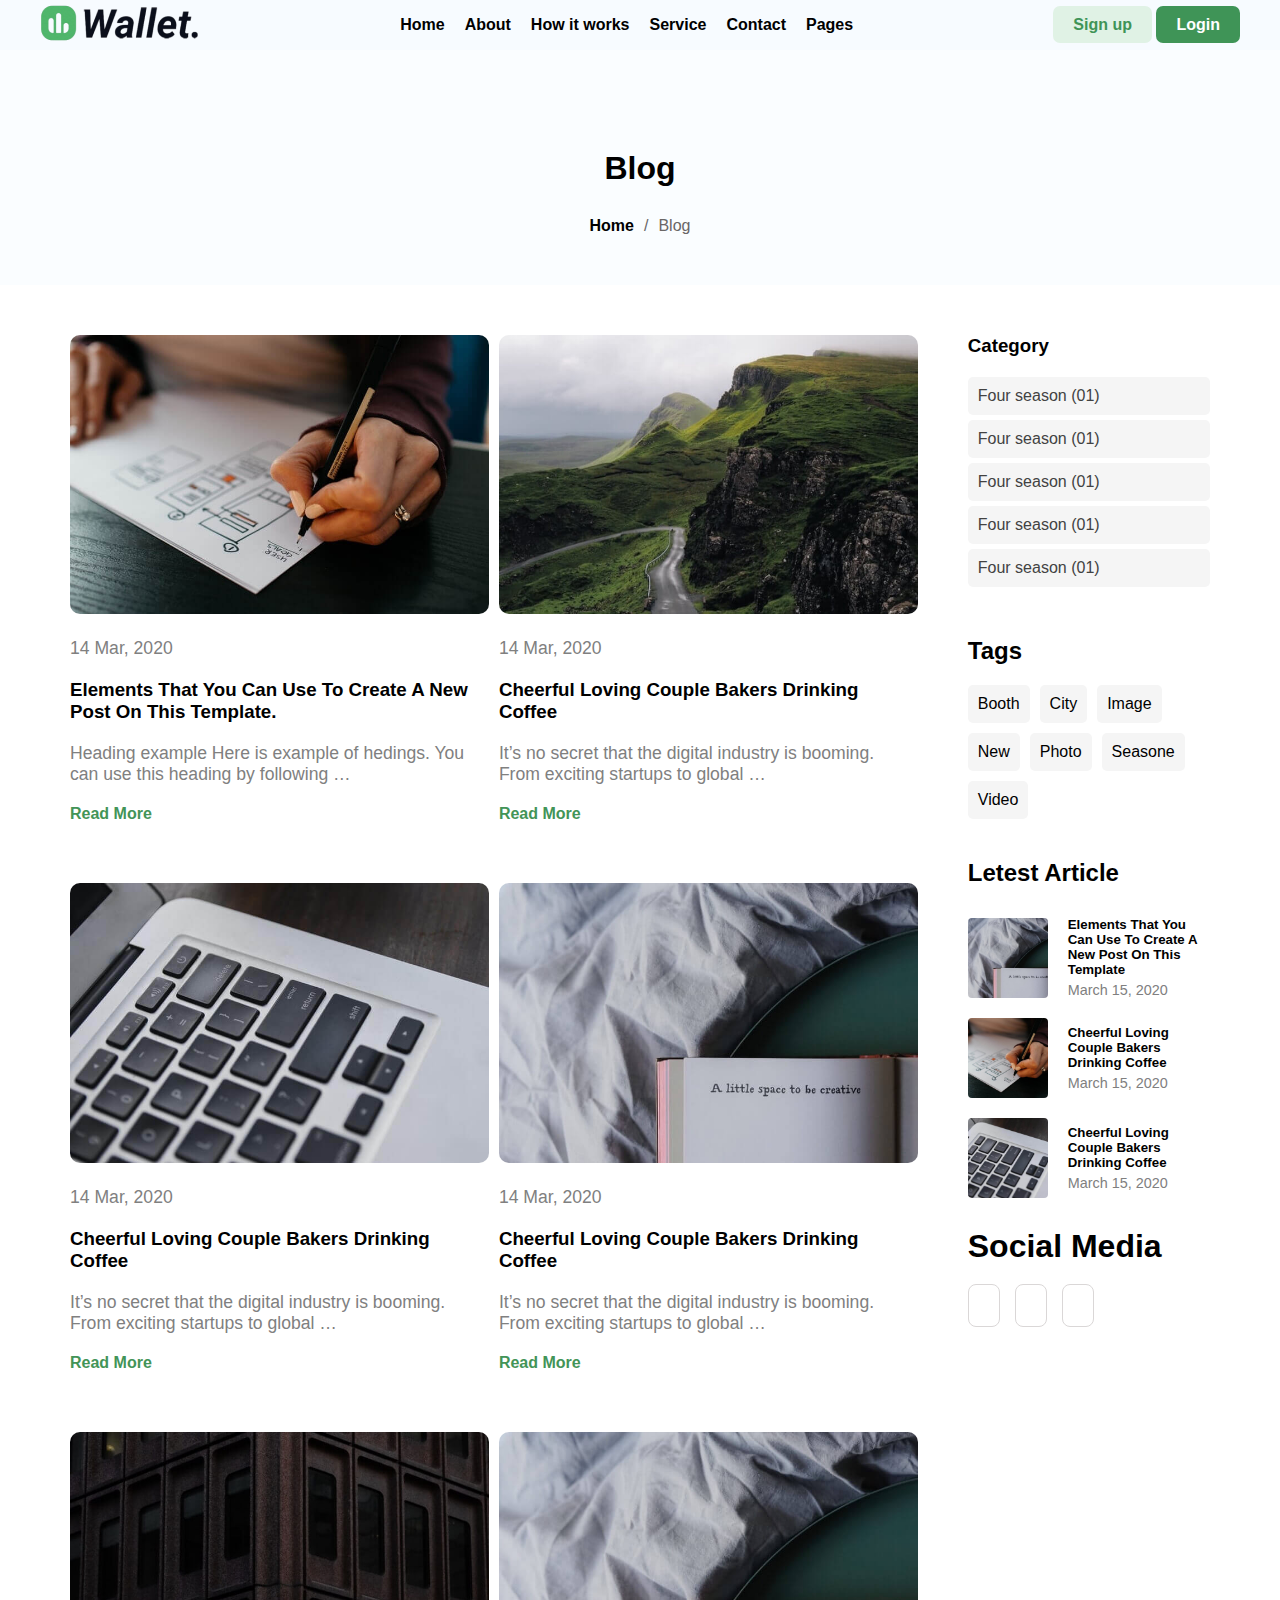
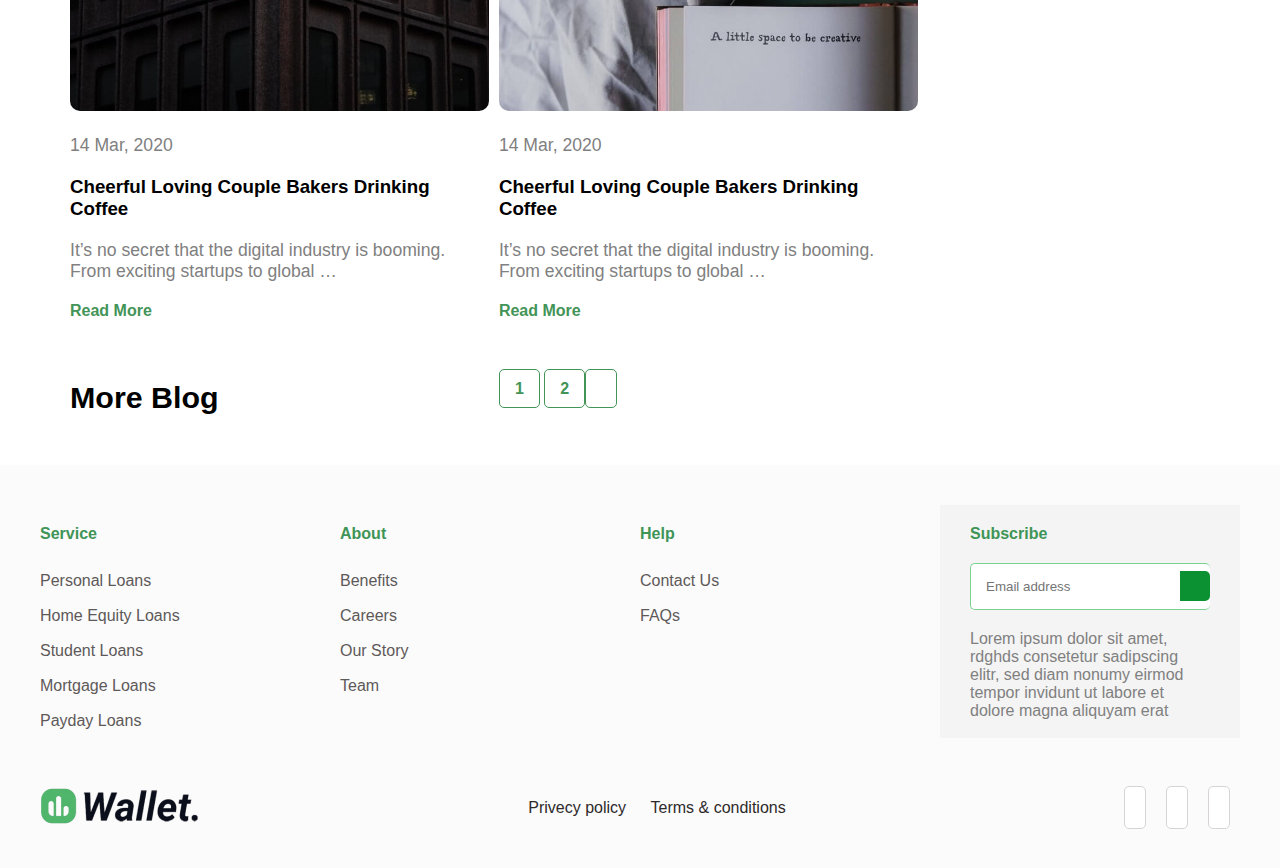
<file: blog.html>
<!DOCTYPE html>
<html lang="en">

<head>
    <meta charset="UTF-8">
    <meta name="viewport" content="width=device-width, initial-scale=1.0">
    <title>Wallet</title>

    <!-- Css link -->
    <link rel="stylesheet" href="style.css">
    <link rel="stylesheet" href="blog.css">

    <!-- Favicon -->
    <link rel="shortcut icon" href="./images/favicon.jpg" type="image/x-icon">

    <!-- Google font -->
    <link rel="preconnect" href="https://fonts.googleapis.com">
    <link rel="preconnect" href="https://fonts.gstatic.com" crossorigin>
    <link href="https://fonts.googleapis.com/css2?family=Lato&display=swap" rel="stylesheet">

    <!-- Font awesome cdn link -->
    <link rel="stylesheet" href="https://cdnjs.cloudflare.com/ajax/libs/font-awesome/6.4.0/css/all.min.css"
        integrity="sha512-iecdLmaskl7CVkqkXNQ/ZH/XLlvWZOJyj7Yy7tcenmpD1ypASozpmT/E0iPtmFIB46ZmdtAc9eNBvH0H/ZpiBw=="
        crossorigin="anonymous" referrerpolicy="no-referrer" />

</head>

<body>

    <nav>
        <input type="checkbox" id="checking">
        <label for="checking" class="toggle">
            <i class="fa-solid fa-bars"></i>
        </label>
        <label for="">
            <a href="index.html"><img src="./images/logo.png" alt=""></a>
        </label>

        <ul>
            <li><a href="index.html">Home</a></li>
            <li><a href="/about.html">About</a></li>
            <li><a href="how-it-works.html">How it works</a></li>
            <li><a href="service.html">Service</a></li>
            <li><a href="contact.html">Contact</a></li>
            <li class="dropdown">
                <a href="#">Pages <i class="fa-solid fa-chevron-down"></i></a>

                <ul>
                    <li><a href="blog.html">Blog</a></li>
                    <li><a href="service-details.html">Service Details</a></li>
                    <li><a href="faq.html">FAQs</a></li>
                    <li><a href="legal.html">Legal</a></li>
                    <li><a href="terms-conditions.html">Terms & condition</a></li>
                    <li><a href="privecy.html">Privery & policy</a></li>
                </ul>

            </li>
        </ul>

        <div id="user-account">
            <a href="">Sign up</a>
            <a href="">Login</a>
        </div>
    </nav>

    <div class="about-header-text">
        <h1>Blog</h1>
        <div class="about-page-instractor">
            <li><a href="index.html">Home</a></li>
            <li>/</li>
            <li>Blog</li>
        </div>
    </div>

    <section id="blog-container">
        <div id="blog-item-parent">
            <div class="blog-item-child">
                <img src="./images/post-1.jpg" alt="">
                <p>14 Mar, 2020</p>
                <a href="#">
                    <h3>Elements That You Can Use To Create A New Post On This Template.</h3>
                </a>
                <p>Heading example Here is example of hedings. You can use this heading by following …</p>
                <a href="#">Read More</a>
            </div>
            <div class="blog-item-child">
                <img src="./images/post-2.jpg" alt="">
                <p>14 Mar, 2020</p>
                <a href="#">
                    <h3>Cheerful Loving Couple Bakers Drinking Coffee</h3>
                </a>
                <p>It’s no secret that the digital industry is booming. From exciting startups to global …</p>
                <a href="#">Read More</a>
            </div>
            <div class="blog-item-child">
                <img src="./images/post-3.jpg" alt="">
                <p>14 Mar, 2020</p>
                <a href="#">
                    <h3>Cheerful Loving Couple Bakers Drinking Coffee</h3>
                </a>
                <p>It’s no secret that the digital industry is booming. From exciting startups to global …</p>
                <a href="#">Read More</a>
            </div>
            <div class="blog-item-child">
                <img src="./images/post-4.jpg" alt="">
                <p>14 Mar, 2020</p>
                <a href="#">
                    <h3>Cheerful Loving Couple Bakers Drinking Coffee</h3>
                </a>
                <p>It’s no secret that the digital industry is booming. From exciting startups to global …</p>
                <a href="#">Read More</a>
            </div>
            <div class="blog-item-child">
                <img src="./images/post-5.jpg" alt="">
                <p>14 Mar, 2020</p>
                <a href="#">
                    <h3>Cheerful Loving Couple Bakers Drinking Coffee</h3>
                </a>
                <p>It’s no secret that the digital industry is booming. From exciting startups to global …</p>
                <a href="#">Read More</a>
            </div>
            <div class="blog-item-child">
                <img src="./images/post-6.jpg" alt="">
                <p>14 Mar, 2020</p>
                <a href="#">
                    <h3>Cheerful Loving Couple Bakers Drinking Coffee</h3>
                </a>
                <p>It’s no secret that the digital industry is booming. From exciting startups to global …</p>
                <a href="#">Read More</a>
            </div>
            <div class="more-blog">
                <h4>More Blog </h4>
                <i class="fa-solid fa-arrow-right"></i>
            </div>
            <div class="pagination">
                <a href="#">1</a>
                <a href="#">2</a>
                <a href="#"><i class="fa-solid fa-angle-right"></i></a>
            </div>
        </div>

        <div id="blog-item-tag">

            <div class="category">
                <h3>Category</h3>
                <p>Four season (01) </p>
                <p>Four season (01) </p>
                <p>Four season (01) </p>
                <p>Four season (01) </p>
                <p>Four season (01) </p>
            </div>

            <div class="tags">
                <h2>Tags</h2>
                <div class="tags-item">
                    <p>Booth</p>
                    <p>City</p>
                    <p>Image</p>
                    <p>New</p>
                    <p>Photo</p>
                    <p>Seasone</p>
                    <p>Video</p>
                </div>
            </div>

            <div class="letest-container">
                <h2>Letest Article</h2>
                <div class="letest-article-child">
                    <img src="./images/post-4.jpg" alt="">
                    <div class="letest-article-child-title">
                        <a href="#">
                            <h5>Elements That You Can Use To Create A New Post On This Template</h5>
                        </a>
                        <p>March 15, 2020
                        </p>
                    </div>
                </div>
                <div class="letest-article-child">
                    <img src="./images/post-1.jpg" alt="">
                    <div class="letest-article-child-title">
                        <a href="#">
                            <h5>
                                Cheerful Loving Couple Bakers Drinking Coffee</h5>
                        </a>
                        <p>March 15, 2020
                        </p>
                    </div>
                </div>
                <div class="letest-article-child">
                    <img src="./images/post-3.jpg" alt="">
                    <div class="letest-article-child-title">
                        <a href="#">
                            <h5>
                                Cheerful Loving Couple Bakers Drinking Coffee</h5>
                        </a>
                        <p>March 15, 2020
                        </p>
                    </div>
                </div>
            </div>

            <div class="social-links">
                <h1>Social Media</h1>

                <a href="#"><i class="fa-brands fa-linkedin-in"></i></a>
                <a href="#"><i class="fa-brands fa-instagram"></i></a>
                <a href="#"><i class="fa-brands fa-pinterest-p"></i></a>
            </div>

        </div>
    </section>

    <footer>
        <div id="footer-some-item-parent">
            <div class="footer-some-single-item">
                <h4>Service</h4>
                <div class="footer-some-link">
                    <a href="#">Personal Loans</a>
                    <a href="#">Home Equity Loans</a>
                    <a href="#">Student Loans</a>
                    <a href="#">Mortgage Loans</a>
                    <a href="#">Payday Loans</a>
                </div>
            </div>
            <div class="footer-some-single-item">
                <h4>About</h4>
                <div class="footer-some-link">
                    <a href="#">Benefits</a>
                    <a href="#">Careers</a>
                    <a href="#">Our Story</a>
                    <a href="#">Team</a>
                </div>
            </div>
            <div class="footer-some-single-item">
                <h4>Help</h4>
                <div class="footer-some-link">
                    <a href="#">Contact Us</a>
                    <a href="#">FAQs</a>
                </div>
            </div>
            <div class="footer-form footer-some-single-item">
                <h4>Subscribe</h4>
                <div class="footer-form-subscribe">
                    <input type="email" placeholder="Email address">
                    <i class="fa-solid fa-circle-arrow-right"></i>
                </div>
                <p>Lorem ipsum dolor sit amet, rdghds consetetur sadipscing elitr, sed diam nonumy eirmod tempor
                    invidunt ut labore et dolore magna aliquyam erat</p>
            </div>
        </div>

        <div class="footer-company-connect">
            <div>
                <img src="./images/logo.png" alt="">
            </div>
            <div class="footer-company-termsconditions">
                <a href="#">Privecy policy</a>
                <a href="#">Terms & conditions</a>
            </div>
            <div class="footer-company-link-item">
                <a href="#"><i class="fa-brands fa-linkedin-in"></i></a>
                <a href="#"><i class="fa-brands fa-twitter"></i></a>
                <a href="#"><i class="fa-brands fa-instagram"></i></a>
            </div>
        </div>
    </footer>

</body>

</html>
</file>
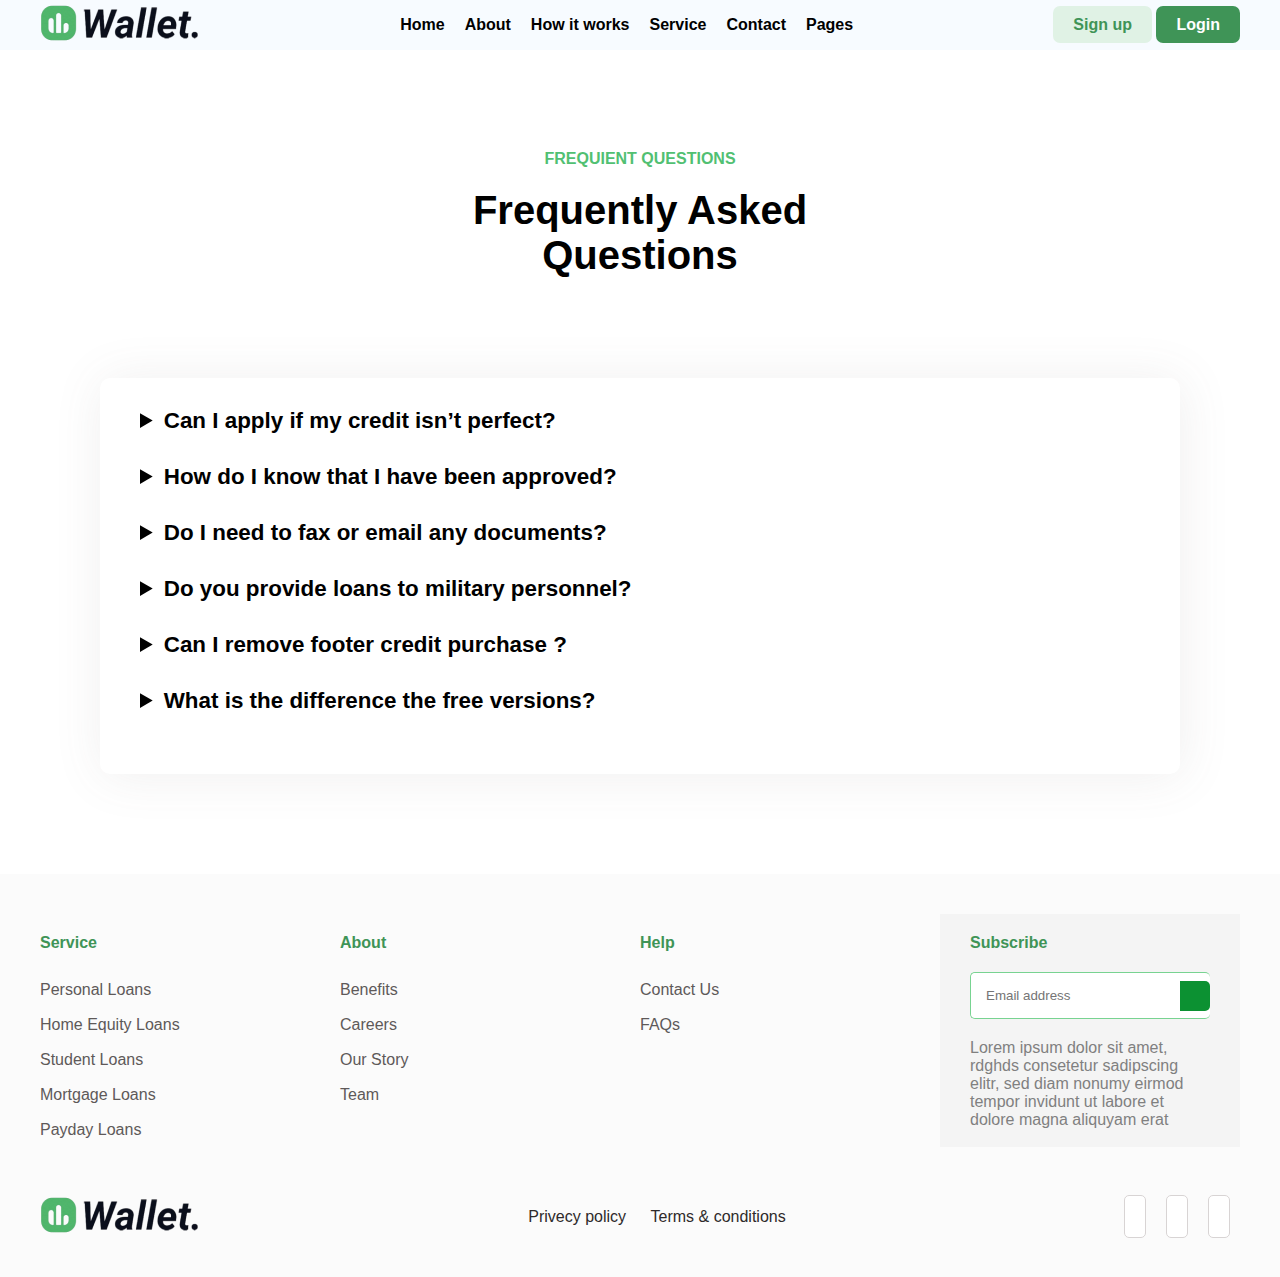
<file: faq.html>
<!DOCTYPE html>
<html lang="en">

<head>
    <meta charset="UTF-8">
    <meta name="viewport" content="width=device-width, initial-scale=1.0">


    <!-- Css file -->
    <link rel="stylesheet" href="style.css">
    <link rel="stylesheet" href="faq.css">

    <!-- Favicon -->
    <link rel="shortcut icon" href="./images/favicon.jpg" type="image/x-icon">

    <!-- Google font -->
    <link rel="preconnect" href="https://fonts.googleapis.com">
    <link rel="preconnect" href="https://fonts.gstatic.com" crossorigin>
    <link href="https://fonts.googleapis.com/css2?family=Lato&display=swap" rel="stylesheet">

    <!-- Font awesome cdn link -->
    <link rel="stylesheet" href="https://cdnjs.cloudflare.com/ajax/libs/font-awesome/6.4.0/css/all.min.css"
        integrity="sha512-iecdLmaskl7CVkqkXNQ/ZH/XLlvWZOJyj7Yy7tcenmpD1ypASozpmT/E0iPtmFIB46ZmdtAc9eNBvH0H/ZpiBw=="
        crossorigin="anonymous" referrerpolicy="no-referrer" />


    <title>Wallet</title>
</head>

<body>
    <nav>
        <input type="checkbox" id="checking">
        <label for="checking" class="toggle">
            <i class="fa-solid fa-bars"></i>
        </label>
        <label for="">
            <a href="index.html"><img src="./images/logo.png" alt=""></a>
        </label>

        <ul>
            <li><a href="index.html">Home</a></li>
            <li><a href="/about.html">About</a></li>
            <li><a href="how-it-works.html">How it works</a></li>
            <li><a href="service.html">Service</a></li>
            <li><a href="contact.html">Contact</a></li>
            <li class="dropdown">
                <a href="#">Pages <i class="fa-solid fa-chevron-down"></i></a>

                <ul>
                    <li><a href="blog.html">Blog</a></li>
                    <li><a href="service-details.html">Service Details</a></li>
                    <li><a href="faq.html">FAQs</a></li>
                    <li><a href="legal.html">Legal</a></li>
                    <li><a href="terms-conditions.html">Terms & condition</a></li>
                    <li><a href="privecy.html">Privery & policy</a></li>
                </ul>

            </li>
        </ul>

        <div id="user-account">
            <a href="">Sign up</a>
            <a href="">Login</a>
        </div>
    </nav>

    <main>

        <section class="qustioin-title">
            <h4>FREQUIENT QUESTIONS</h4>
            <h1>Frequently Asked <br> Questions</h1>
        </section>

        <section class="question-item-parent">
            <div class="question-item">
                <details>
                    <summary>Can I apply if my credit isn’t perfect?</summary>
                    <p>The difference between and premium product consist number of components, plugins, page in
                        each.
                        The Free versions contain only a few elements and pages that.</p>
                </details>
            </div>
            <div class="question-item">
                <details>
                    <summary>How do I know that I have been approved?</summary>
                    <p>The difference between and premium product consist number of components, plugins, page in
                        each.
                        The Free versions contain only a few elements and pages that.</p>
                </details>
            </div>
            <div class="question-item">
                <details>
                    <summary>Do I need to fax or email any documents?</summary>
                    <p>The difference between and premium product consist number of components, plugins, page in
                        each.
                        The Free versions contain only a few elements and pages that.</p>
                </details>
            </div>
            <div class="question-item">
                <details>
                    <summary>Do you provide loans to military personnel?</summary>
                    <p>The difference between and premium product consist number of components, plugins, page in
                        each.
                        The Free versions contain only a few elements and pages that.</p>
                </details>
            </div>
            <div class="question-item">
                <details>
                    <summary>Can I remove footer credit purchase ?</summary>
                    <p>The difference between and premium product consist number of components, plugins, page in
                        each.
                        The Free versions contain only a few elements and pages that.</p>
                </details>
            </div>
            <div class="question-item">
                <details>
                    <summary>What is the difference the free versions?</summary>
                    <p>The difference between and premium product consist number of components, plugins, page in
                        each.
                        The Free versions contain only a few elements and pages that.</p>
                </details>
            </div>
        </section>
    </main>
    <footer>
        <div id="footer-some-item-parent">
            <div class="footer-some-single-item">
                <h4>Service</h4>
                <div class="footer-some-link">
                    <a href="#">Personal Loans</a>
                    <a href="#">Home Equity Loans</a>
                    <a href="#">Student Loans</a>
                    <a href="#">Mortgage Loans</a>
                    <a href="#">Payday Loans</a>
                </div>
            </div>
            <div class="footer-some-single-item">
                <h4>About</h4>
                <div class="footer-some-link">
                    <a href="#">Benefits</a>
                    <a href="#">Careers</a>
                    <a href="#">Our Story</a>
                    <a href="#">Team</a>
                </div>
            </div>
            <div class="footer-some-single-item">
                <h4>Help</h4>
                <div class="footer-some-link">
                    <a href="#">Contact Us</a>
                    <a href="#">FAQs</a>
                </div>
            </div>
            <div class="footer-form footer-some-single-item">
                <h4>Subscribe</h4>
                <div class="footer-form-subscribe">
                    <input type="email" placeholder="Email address">
                    <i class="fa-solid fa-circle-arrow-right"></i>
                </div>
                <p>Lorem ipsum dolor sit amet, rdghds consetetur sadipscing elitr, sed diam nonumy eirmod tempor
                    invidunt ut labore et dolore magna aliquyam erat</p>
            </div>
        </div>

        <div class="footer-company-connect">
            <div>
                <img src="./images/logo.png" alt="">
            </div>
            <div class="footer-company-termsconditions">
                <a href="#">Privecy policy</a>
                <a href="#">Terms & conditions</a>
            </div>
            <div class="footer-company-link-item">
                <a href="#"><i class="fa-brands fa-linkedin-in"></i></a>
                <a href="#"><i class="fa-brands fa-twitter"></i></a>
                <a href="#"><i class="fa-brands fa-instagram"></i></a>
            </div>
        </div>
    </footer>
</body>

</html>
</file>
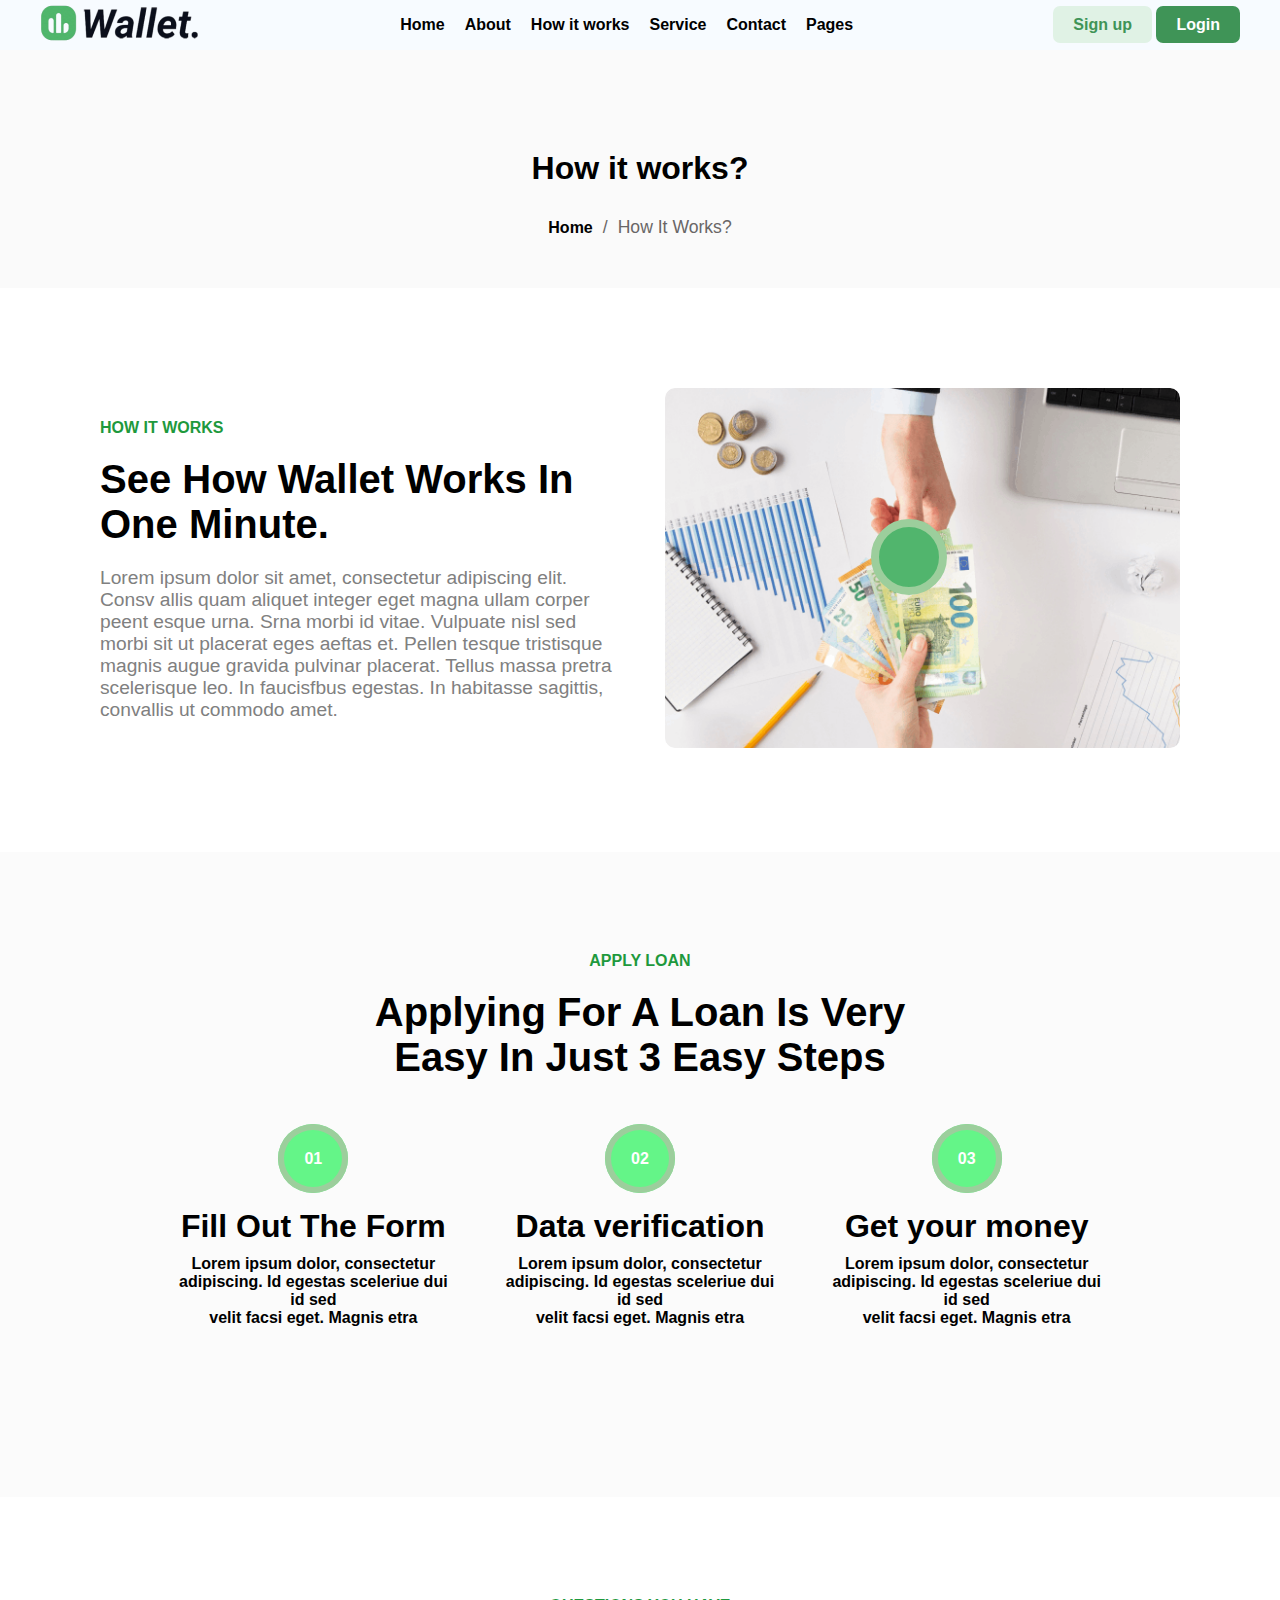
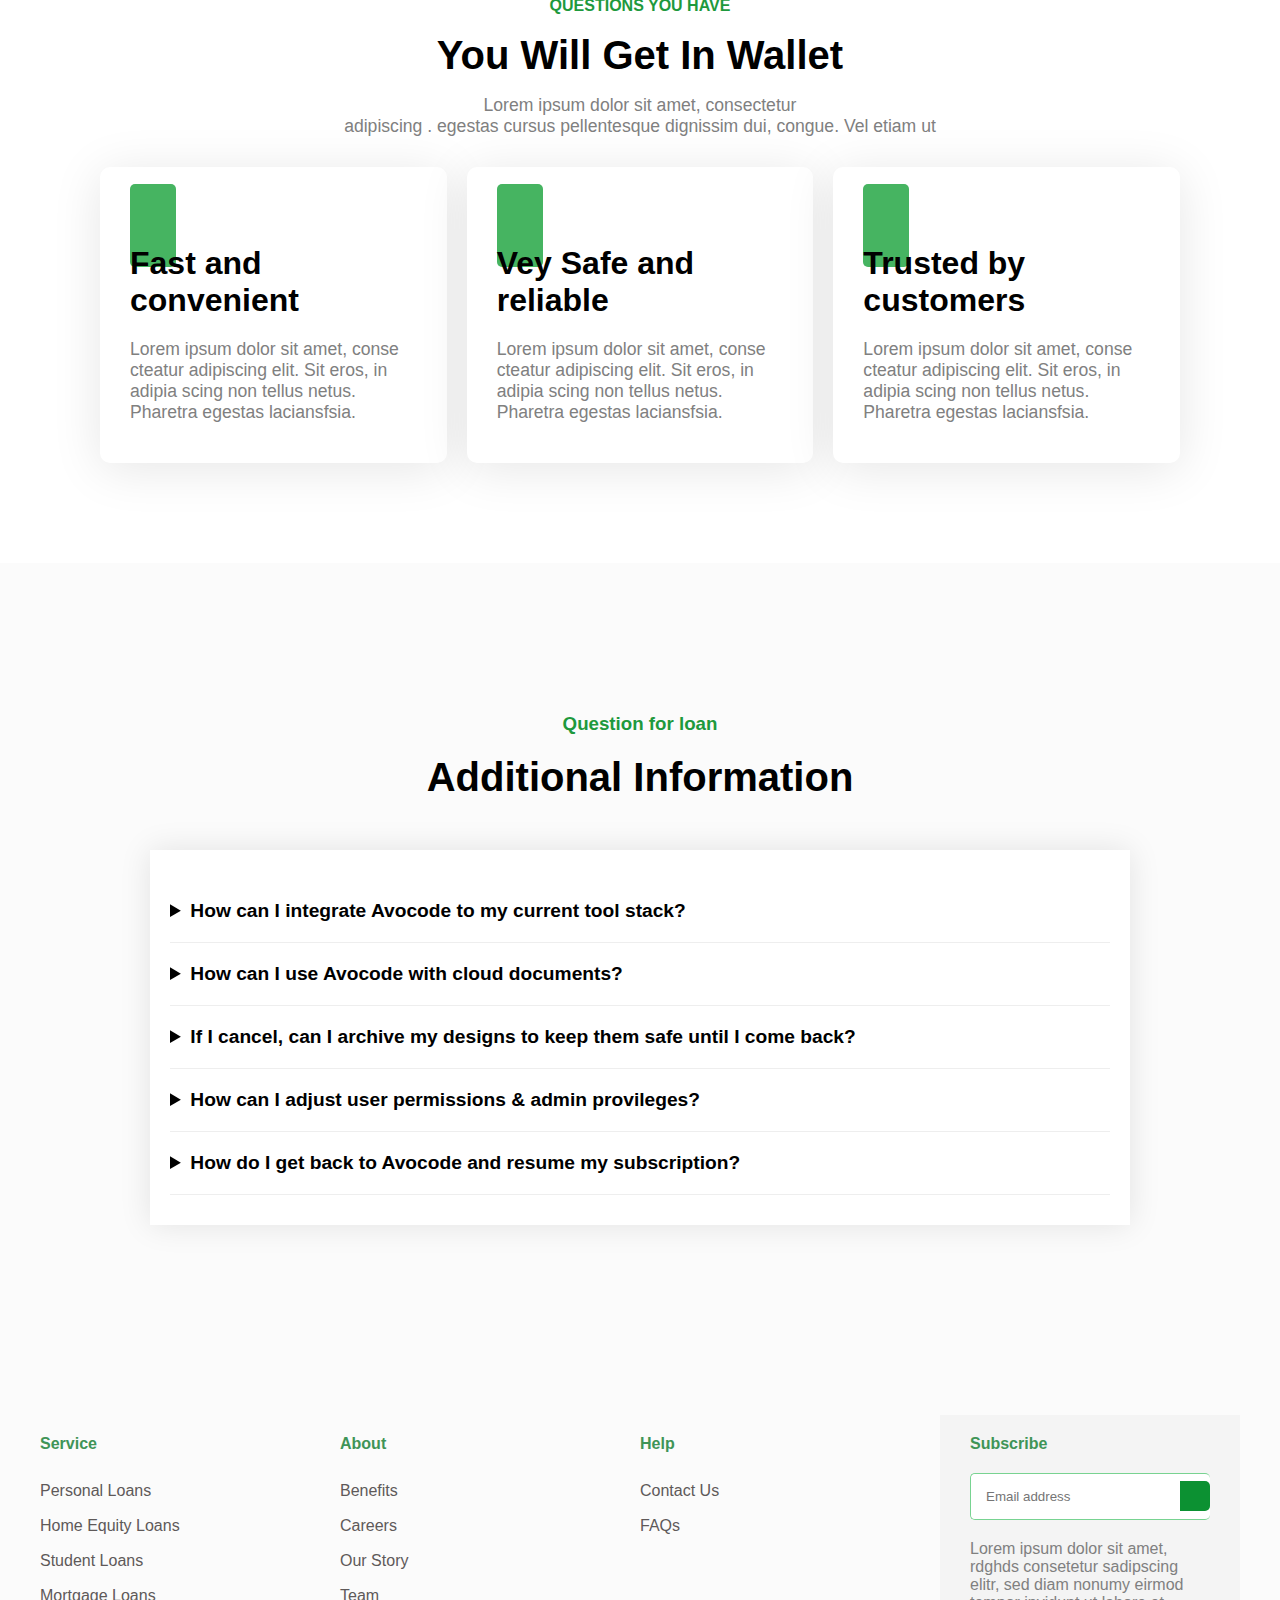
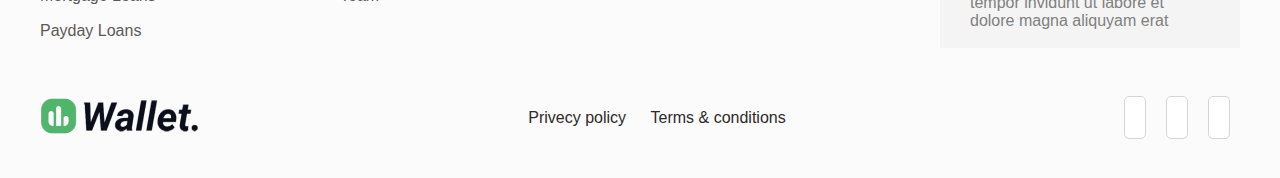
<file: how-it-works.html>
<!DOCTYPE html>
<html lang="en">

<head>
    <meta charset="UTF-8">
    <meta name="viewport" content="width=device-width, initial-scale=1.0">

    <!-- css file -->
    <link rel="stylesheet" href="style.css">
    <link rel="stylesheet" href="how-it-works.css">

    <!-- Favicon -->
    <link rel="shortcut icon" href="./images/favicon.jpg" type="image/x-icon">

    <!-- Google font -->
    <link rel="preconnect" href="https://fonts.googleapis.com">
    <link rel="preconnect" href="https://fonts.gstatic.com" crossorigin>
    <link href="https://fonts.googleapis.com/css2?family=Lato&display=swap" rel="stylesheet">

    <!-- Font awesome cdn link -->
    <link rel="stylesheet" href="https://cdnjs.cloudflare.com/ajax/libs/font-awesome/6.4.0/css/all.min.css"
        integrity="sha512-iecdLmaskl7CVkqkXNQ/ZH/XLlvWZOJyj7Yy7tcenmpD1ypASozpmT/E0iPtmFIB46ZmdtAc9eNBvH0H/ZpiBw=="
        crossorigin="anonymous" referrerpolicy="no-referrer" />

    <title>Wallet</title>

</head>

<body>

    <nav>
        <input type="checkbox" id="checking">
        <label for="checking" class="toggle">
            <i class="fa-solid fa-bars"></i>
        </label>
        <label for="">
            <a href="index.html"><img src="./images/logo.png" alt=""></a>
        </label>

        <ul>
            <li><a href="index.html">Home</a></li>
            <li><a href="/about.html">About</a></li>
            <li><a href="how-it-works.html">How it works</a></li>
            <li><a href="service.html">Service</a></li>
            <li><a href="contact.html">Contact</a></li>
            <li class="dropdown">
                <a href="#">Pages <i class="fa-solid fa-chevron-down"></i></a>

                <ul>
                    <li><a href="blog.html">Blog</a></li>
                    <li><a href="service-details.html">Service Details</a></li>
                    <li><a href="faq.html">FAQs</a></li>
                    <li><a href="legal.html">Legal</a></li>
                    <li><a href="terms-conditions.html">Terms & condition</a></li>
                    <li><a href="privecy.html">Privery & policy</a></li>
                </ul>

            </li>
        </ul>

        <div id="user-account">
            <a href="">Sign up</a>
            <a href="">Login</a>
        </div>
    </nav>

    <div class="about-header-text">
        <h1>How it works?</h1>
        <div class="about-page-instractor">
            <li><a href="index.html">Home</a></li>
            <li>/</li>
            <li>How It Works?</li>
        </div>
    </div>

    <section id="how-it-works">
        <div class="how-it-works-text">
            <h4>HOW IT WORKS</h4>
            <h1>See How Wallet Works In One Minute.</h1>
            <p>Lorem ipsum dolor sit amet, consectetur adipiscing elit. Consv allis quam aliquet integer eget magna ullam corper peent esque urna. Srna morbi id vitae. Vulpuate nisl

                sed morbi sit ut placerat eges aeftas et. Pellen tesque tristisque magnis augue gravida pulvinar placerat. Tellus massa pretra scelerisque leo. In faucisfbus egestas. In habitasse sagittis, convallis ut commodo amet.
            </p>
        </div>
        <div class="how-it-works-image">
            <img src="./images/video-thumb.png" alt="">
            <div class="how-it-works-video-thumb">
                <i class="fa-solid fa-play"></i>
            </div>
        </div>
    </section>

    <section class="apply-loan-container">
        <div class="apply-loan">
            <h4>Apply Loan</h4>
            <h1>Applying For A Loan Is Very <br> Easy In Just 3 Easy Steps</h1>
        </div>

        <div class="apply-loan-rules">
            

            <div class="apply-loan-rules-item">
                <span>01</span>
                <h1>Fill Out The Form</h1>
                <p>Lorem ipsum dolor, consectetur <br> adipiscing. Id egestas sceleriue dui id sed <br> velit facsi eget. Magnis etra</p>
            </div>
            <div class="apply-loan-rules-item">
                <span>02</span>
                <h1>Data verification</h1>
                <p>Lorem ipsum dolor, consectetur <br> adipiscing. Id egestas sceleriue dui id sed <br> velit facsi eget. Magnis etra</p>
            </div>
            <div class="apply-loan-rules-item">
                <span>03</span>
                <h1>Get your money</h1>
                <p>Lorem ipsum dolor, consectetur <br> adipiscing. Id egestas sceleriue dui id sed <br> velit facsi eget. Magnis etra</p>
            </div>

        </div>

    </section>

    <section class="question-have">
        <div class="question-have-title">
            <h4>QUESTIONS YOU HAVE</h4>
            <h1>You Will Get In Wallet</h1>
            <p>Lorem ipsum dolor sit amet, consectetur <br> adipiscing . egestas cursus pellentesque dignissim dui, congue. Vel etiam ut</p>
        </div>

        <div class="get-wallet">

            <div class="get-wallet-item">
                <i class="fa-solid fa-truck"></i>
                <h1>Fast and convenient</h1>
                <p>Lorem ipsum dolor sit amet, conse cteatur adipiscing elit. Sit eros, in adipia scing non tellus netus. Pharetra egestas laciansfsia.</p>
            </div>
            <div class="get-wallet-item">
                <i class="fa-solid fa-shield-halved"></i>
                <h1>Vey Safe and reliable</h1>
                <p>Lorem ipsum dolor sit amet, conse cteatur adipiscing elit. Sit eros, in adipia scing non tellus netus. Pharetra egestas laciansfsia.</p>
            </div>
            <div class="get-wallet-item">
                <i class="fa-regular fa-handshake"></i>
                <h1>Trusted by customers</h1>
                <p>Lorem ipsum dolor sit amet, conse cteatur adipiscing elit. Sit eros, in adipia scing non tellus netus. Pharetra egestas laciansfsia.</p>
            </div>

        </div>
    </section>

    <section class="additional">
        <div class="additional-title">
            <h3>Question for loan</h3>
            <h1>Additional Information</h1>
        </div>

            <div class="information-question">
                <div class="information-question-item" >
                    <details>
                        <summary>How can I integrate Avocode to my current tool stack?</summary>
                        <p>The Service is provided for free during this pilot project, and is provided as is with no warranty. Conclude will provide User support for the Service, however; Conclude is not committed to any level of service or availability of the Service. A further description of the Service and our user support is available at the Site.</p>
                    </details>
                </div>
                <div class="information-question-item" >
                    <details>
                        <summary>How can I use Avocode with cloud documents?</summary>
                        <p>The difference between and premium product consist number of components, plugins, page in each. The Free versions contain only a few elements and pages that.</p>
                    </details>
                </div>
                <div class="information-question-item" >
                    <details>
                        <summary>If I cancel, can I archive my designs to keep them safe until I come back?</summary>
                        <p>The difference between and premium product consist number of components, plugins, page in each. The Free versions contain only a few elements and pages that.</p>
                    </details>
                </div>
                <div class="information-question-item" >
                    <details>
                        <summary>How can I adjust user permissions & admin provileges?</summary>
                        <p>The difference between and premium product consist number of components, plugins, page in each. The Free versions contain only a few elements and pages that.</p>
                    </details>
                </div>
                <div class="information-question-item" >
                    <details>
                        <summary>How do I get back to Avocode and resume my subscription?</summary>
                        <p>The difference between and premium product consist number of components, plugins, page in each. The Free versions contain only a few elements and pages that.</p>
                    </details>
                </div>
            </div>
    </section>

    <footer>
        <div id="footer-some-item-parent">
            <div class="footer-some-single-item">
                <h4>Service</h4>
                <div class="footer-some-link">
                    <a href="#">Personal Loans</a>
                    <a href="#">Home Equity Loans</a>
                    <a href="#">Student Loans</a>
                    <a href="#">Mortgage Loans</a>
                    <a href="#">Payday Loans</a>
                </div>
            </div>
            <div class="footer-some-single-item">
                <h4>About</h4>
                <div class="footer-some-link">
                    <a href="#">Benefits</a>
                    <a href="#">Careers</a>
                    <a href="#">Our Story</a>
                    <a href="#">Team</a>
                </div>
            </div>
            <div class="footer-some-single-item">
                <h4>Help</h4>
                <div class="footer-some-link">
                    <a href="#">Contact Us</a>
                    <a href="#">FAQs</a>
                </div>
            </div>
            <div class="footer-form footer-some-single-item">
                <h4>Subscribe</h4>
                <div class="footer-form-subscribe">
                    <input type="email" placeholder="Email address">
                    <i class="fa-solid fa-circle-arrow-right"></i>
                </div>
                <p>Lorem ipsum dolor sit amet, rdghds consetetur sadipscing elitr, sed diam nonumy eirmod tempor
                    invidunt ut labore et dolore magna aliquyam erat</p>
            </div>
        </div>

        <div class="footer-company-connect">
            <div>
                <img src="./images/logo.png" alt="">
            </div>
            <div class="footer-company-termsconditions">
                <a href="#">Privecy policy</a>
                <a href="#">Terms & conditions</a>
            </div>
            <div class="footer-company-link-item">
                <a href="#"><i class="fa-brands fa-linkedin-in"></i></a>
                <a href="#"><i class="fa-brands fa-twitter"></i></a>
                <a href="#"><i class="fa-brands fa-instagram"></i></a>
            </div>
        </div>
    </footer>

</body>

</html>
</file>
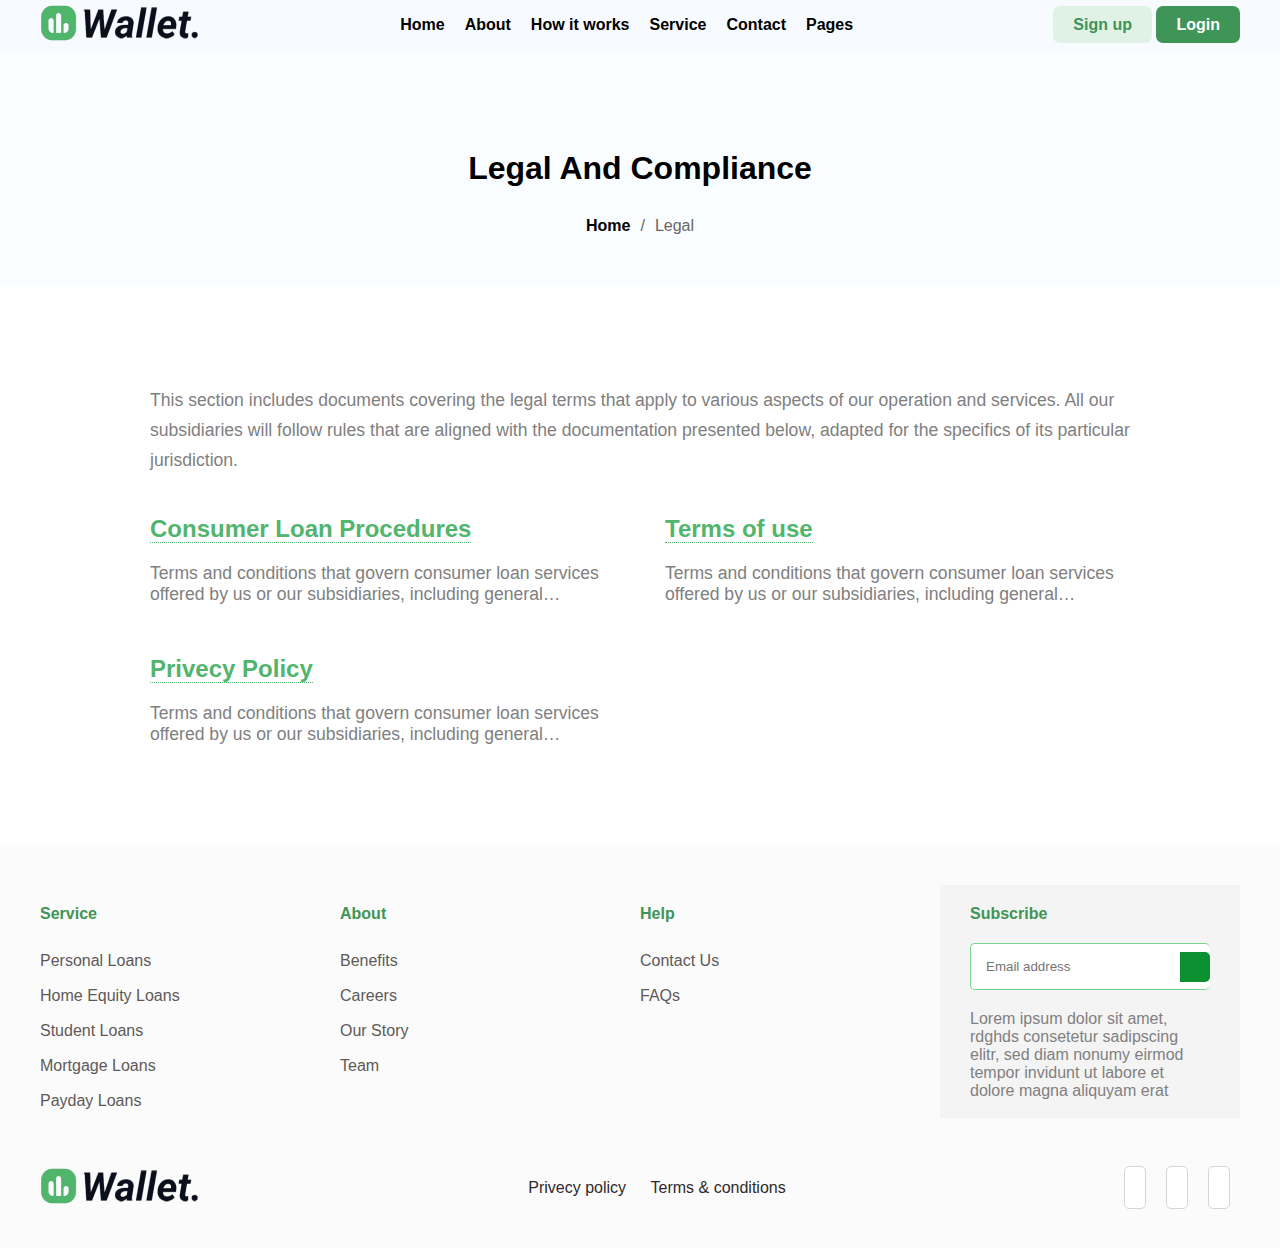
<file: legal.html>
<!DOCTYPE html>
<html lang="en">

<head>
    <meta charset="UTF-8">
    <meta name="viewport" content="width=device-width, initial-scale=1.0">

    <!-- Css file  -->
    <link rel="stylesheet" href="style.css">
    <link rel="stylesheet" href="legal.css">

    <!-- Favicon -->
    <link rel="shortcut icon" href="./images/favicon.jpg" type="image/x-icon">


    <!-- Google font -->
    <link rel="preconnect" href="https://fonts.googleapis.com">
    <link rel="preconnect" href="https://fonts.gstatic.com" crossorigin>
    <link href="https://fonts.googleapis.com/css2?family=Lato&display=swap" rel="stylesheet">

    <!-- Font awesome cdn link -->
    <link rel="stylesheet" href="https://cdnjs.cloudflare.com/ajax/libs/font-awesome/6.4.2/css/all.min.css"
        integrity="sha512-z3gLpd7yknf1YoNbCzqRKc4qyor8gaKU1qmn+CShxbuBusANI9QpRohGBreCFkKxLhei6S9CQXFEbbKuqLg0DA=="
        crossorigin="anonymous" referrerpolicy="no-referrer" />


    <title>Wallet</title>
</head>

<body>

    <nav>
        <input type="checkbox" id="checking">
        <label for="checking" class="toggle">
            <i class="fa-solid fa-bars"></i>
        </label>
        <label for="">
            <a href="index.html"><img src="./images/logo.png" alt=""></a>
        </label>

        <ul>
            <li><a href="index.html">Home</a></li>
            <li><a href="/about.html">About</a></li>
            <li><a href="how-it-works.html">How it works</a></li>
            <li><a href="service.html">Service</a></li>
            <li><a href="contact.html">Contact</a></li>
            <li class="dropdown">
                <a href="#">Pages <i class="fa-solid fa-chevron-down"></i></a>

                <ul>
                    <li><a href="blog.html">Blog</a></li>
                    <li><a href="service-details.html">Service Details</a></li>
                    <li><a href="faq.html">FAQs</a></li>
                    <li><a href="legal.html">Legal</a></li>
                    <li><a href="terms-conditions.html">Terms & condition</a></li>
                    <li><a href="privecy.html">Privery & policy</a></li>
                </ul>

            </li>
        </ul>

        <div id="user-account">
            <a href="">Sign up</a>
            <a href="">Login</a>
        </div>
    </nav>


    <div class="about-header-text">
        <h1>Legal And Compliance</h1>
        <div class="about-page-instractor">
            <li><a href="index.html">Home</a></li>
            <li>/</li>
            <li>Legal</li>
        </div>
    </div>


    <main>

        <section id="legal-parent">

            <div class="legal-title-para">
                <p>This section includes documents covering the legal terms that apply to various aspects of our
                    operation and services. All our subsidiaries will follow rules that are aligned with the
                    documentation presented below, adapted for the specifics of its particular jurisdiction.</p>
            </div>

            <div id="legal-items-container">
                <div class="legal-item">
                    <a href="how-it-works.html">
                        <h2>Consumer Loan Procedures</h2>
                    </a>
                    <p>Terms and conditions that govern consumer loan services offered by us or our subsidiaries,
                        including general…</p>
                </div>
                <div class="legal-item">
                    <a href="terms-conditions.html">
                        <h2>Terms of use</h2>
                    </a>
                    <p>Terms and conditions that govern consumer loan services offered by us or our subsidiaries,
                        including general…</p>
                </div>
                <div class="legal-item">
                    <a href="privecy.html">
                        <h2>Privecy Policy</h2>
                    </a>
                    <p>Terms and conditions that govern consumer loan services offered by us or our subsidiaries,
                        including general…</p>
                </div>
            </div>

        </section>

    </main>

    <footer>
        <div id="footer-some-item-parent">
            <div class="footer-some-single-item">
                <h4>Service</h4>
                <div class="footer-some-link">
                    <a href="#">Personal Loans</a>
                    <a href="#">Home Equity Loans</a>
                    <a href="#">Student Loans</a>
                    <a href="#">Mortgage Loans</a>
                    <a href="#">Payday Loans</a>
                </div>
            </div>
            <div class="footer-some-single-item">
                <h4>About</h4>
                <div class="footer-some-link">
                    <a href="#">Benefits</a>
                    <a href="#">Careers</a>
                    <a href="#">Our Story</a>
                    <a href="#">Team</a>
                </div>
            </div>
            <div class="footer-some-single-item">
                <h4>Help</h4>
                <div class="footer-some-link">
                    <a href="#">Contact Us</a>
                    <a href="#">FAQs</a>
                </div>
            </div>
            <div class="footer-form footer-some-single-item">
                <h4>Subscribe</h4>
                <div class="footer-form-subscribe">
                    <input type="email" placeholder="Email address">
                    <i class="fa-solid fa-circle-arrow-right"></i>
                </div>
                <p>Lorem ipsum dolor sit amet, rdghds consetetur sadipscing elitr, sed diam nonumy eirmod tempor
                    invidunt ut labore et dolore magna aliquyam erat</p>
            </div>
        </div>

        <div class="footer-company-connect">
            <div>
                <img src="./images/logo.png" alt="">
            </div>
            <div class="footer-company-termsconditions">
                <a href="#">Privecy policy</a>
                <a href="#">Terms & conditions</a>
            </div>
            <div class="footer-company-link-item">
                <a href="#"><i class="fa-brands fa-linkedin-in"></i></a>
                <a href="#"><i class="fa-brands fa-twitter"></i></a>
                <a href="#"><i class="fa-brands fa-instagram"></i></a>
            </div>
        </div>
    </footer>

</body>

</html>
</file>
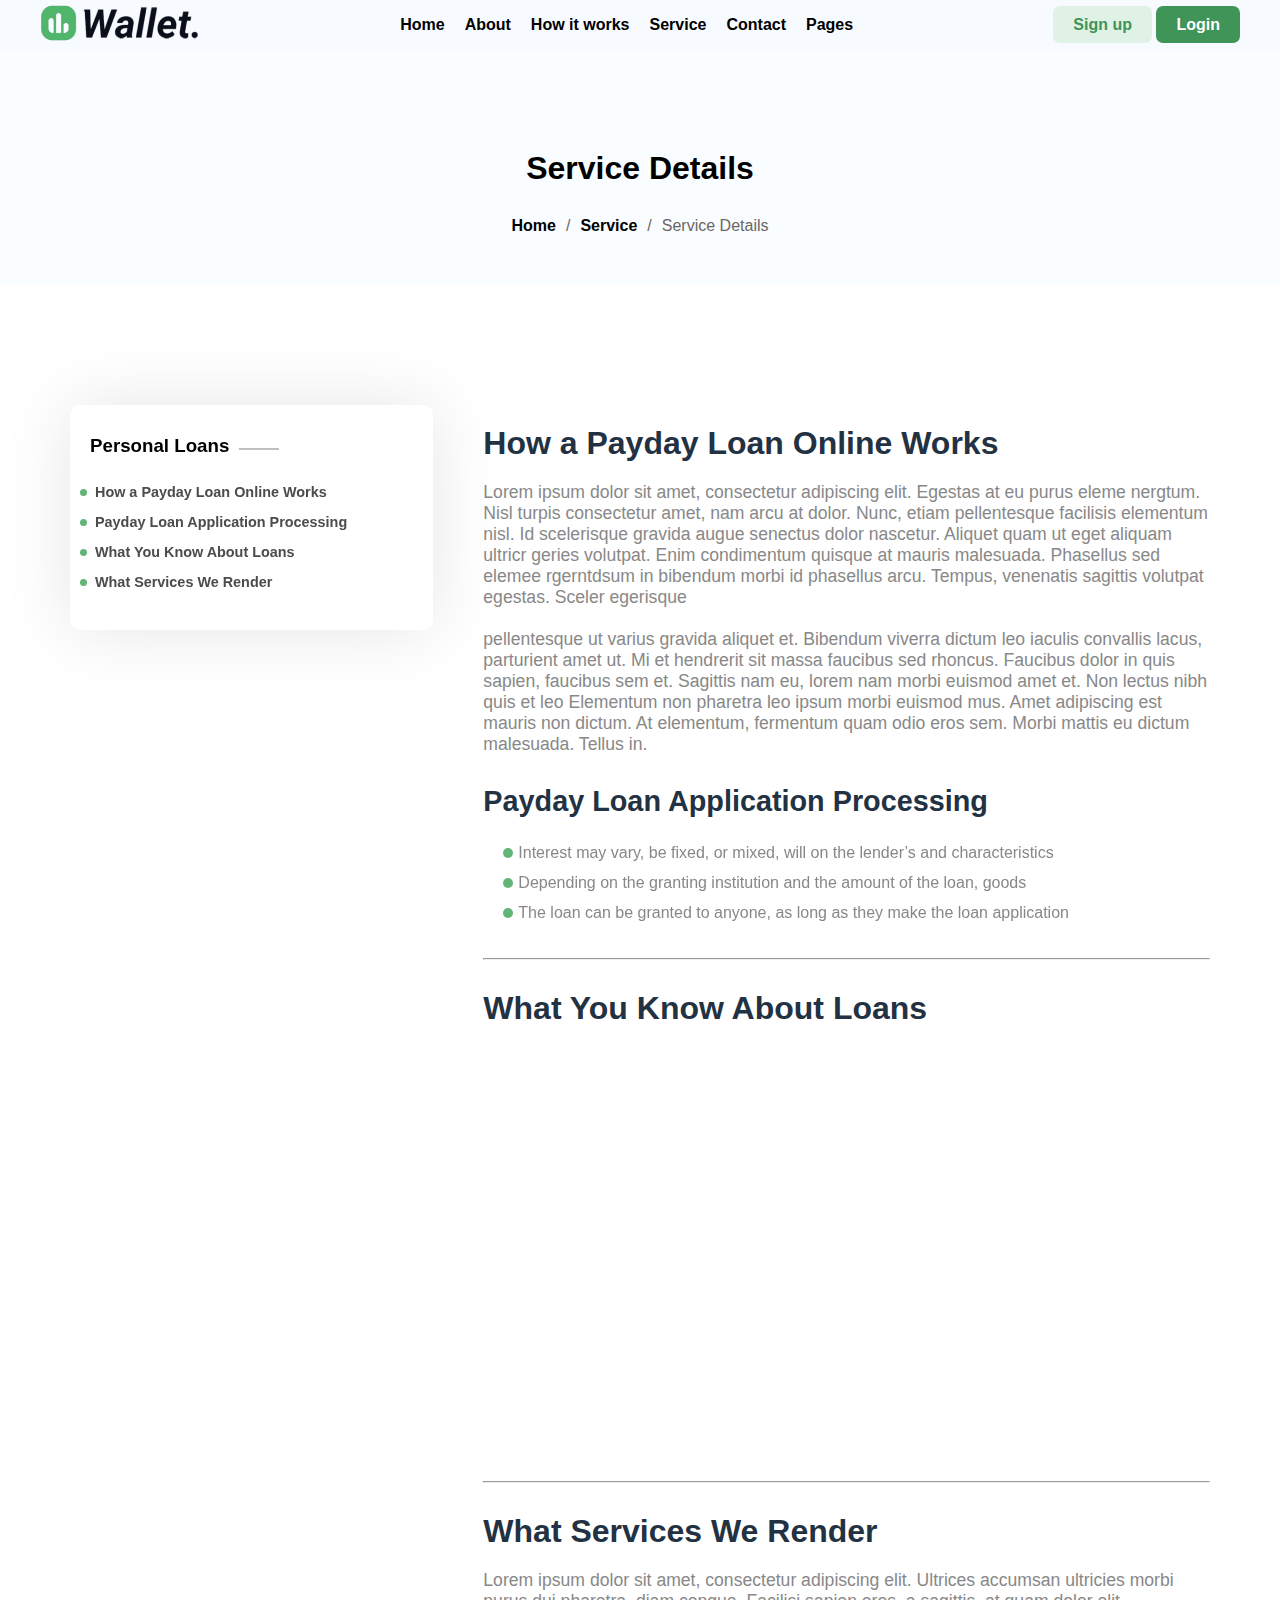
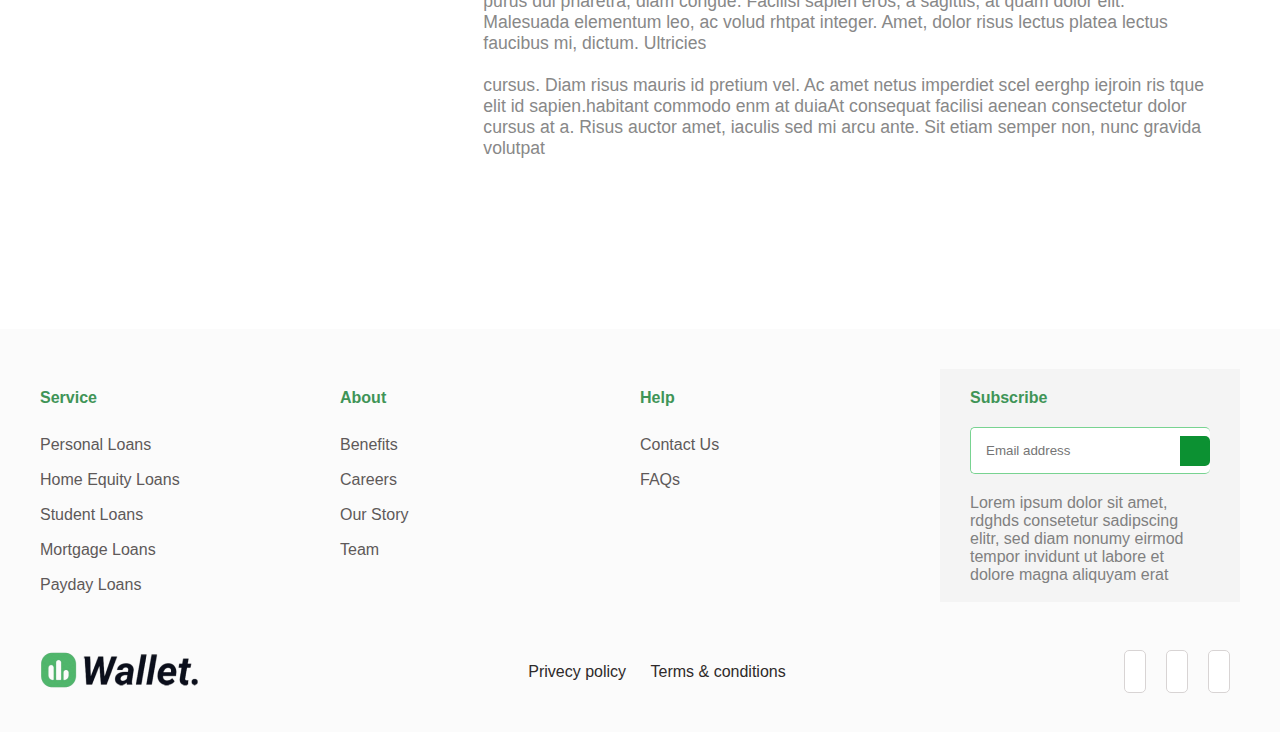
<file: service-details.html>
<!DOCTYPE html>
<html lang="en">

<head>
    <meta charset="UTF-8">
    <meta name="viewport" content="width=device-width, initial-scale=1.0">
    <title>Wallet</title>

    <!-- Css file link -->
    <link rel="stylesheet" href="style.css">
    <link rel="stylesheet" href="service-details.css">

    <!-- Favicon -->
    <link rel="shortcut icon" href="./images/favicon.jpg" type="image/x-icon">

    <!-- Google font -->
    <link rel="preconnect" href="https://fonts.googleapis.com">
    <link rel="preconnect" href="https://fonts.gstatic.com" crossorigin>
    <link href="https://fonts.googleapis.com/css2?family=Lato&display=swap" rel="stylesheet">

    <!-- Font awesome cdn link -->
    <link rel="stylesheet" href="https://cdnjs.cloudflare.com/ajax/libs/font-awesome/6.4.0/css/all.min.css"
        integrity="sha512-iecdLmaskl7CVkqkXNQ/ZH/XLlvWZOJyj7Yy7tcenmpD1ypASozpmT/E0iPtmFIB46ZmdtAc9eNBvH0H/ZpiBw=="
        crossorigin="anonymous" referrerpolicy="no-referrer" />

</head>

<body>

    <!-- Navbar copy code from index.html -->
    <main>
        <nav>
            <input type="checkbox" id="checking">
            <label for="checking" class="toggle">
                <i class="fa-solid fa-bars"></i>
            </label>
            <label for="">
                <a href="index.html"><img src="./images/logo.png" alt=""></a>
            </label>

            <ul>
                <li><a href="index.html">Home</a></li>
                <li><a href="/about.html">About</a></li>
                <li><a href="how-it-works.html">How it works</a></li>
                <li><a href="service.html">Service</a></li>
                <li><a href="contact.html">Contact</a></li>
                <li class="dropdown">
                    <a href="#">Pages <i class="fa-solid fa-chevron-down"></i></a>

                    <ul>
                        <li><a href="blog.html">Blog</a></li>
                        <li><a href="service-details.html">Service Details</a></li>
                        <li><a href="faq.html">FAQs</a></li>
                        <li><a href="legal.html">Legal</a></li>
                        <li><a href="terms-conditions.html">Terms & condition</a></li>
                        <li><a href="privecy.html">Privery & policy</a></li>
                    </ul>

                </li>
            </ul>

            <div id="user-account">
                <a href="">Sign up</a>
                <a href="">Login</a>
            </div>
        </nav>

        <!-- About copy code from about.html -->
        <div class="about-header-text">
            <h1>Service Details</h1>
            <div class="about-page-instractor">
                <li><a href="index.html">Home</a></li>
                <li>/</li>
                <li><a href="service.html">Service</a></li>
                <li>/</li>
                <li>Service Details</li>
            </div>
        </div>

        <!-- Service details  -->
        <section id="service-details">
            <div id="personal-loan">
                <h3>Personal Loans</h3>
                <ul>
                    <li><a href="#how-payday">How a Payday Loan Online Works</a></li>
                    <li><a href="#loan-application">Payday Loan Application Processing</a></li>
                    <li><a href="#about-loan">What You Know About Loans</a></li>
                    <li><a href="#service-render">What Services We Render</a></li>
                </ul>
            </div>

            <div id="personal-loan-text">

                <div id="how-payday" class="personal-loan-text-child-one">
                    <h1>How a Payday Loan Online Works</h1>
                    <p>Lorem ipsum dolor sit amet, consectetur adipiscing elit. Egestas at eu purus eleme nergtum. Nisl
                        turpis consectetur amet, nam arcu at dolor. Nunc, etiam pellentesque facilisis elementum nisl.
                        Id scelerisque gravida augue senectus dolor nascetur. Aliquet quam ut eget aliquam ultricr
                        geries volutpat. Enim condimentum quisque at mauris malesuada. Phasellus sed elemee rgerntdsum
                        in bibendum morbi id phasellus arcu. Tempus, venenatis sagittis volutpat egestas. Sceler
                        egerisque
                        <br> <br>
                        pellentesque ut varius gravida aliquet et. Bibendum viverra dictum leo iaculis convallis lacus,
                        parturient amet ut. Mi et hendrerit sit massa faucibus sed rhoncus. Faucibus dolor in quis
                        sapien, faucibus sem et. Sagittis nam eu, lorem nam morbi euismod amet et. Non lectus nibh quis
                        et leo Elementum non pharetra leo ipsum morbi euismod mus. Amet adipiscing est mauris non
                        dictum. At elementum, fermentum quam odio eros sem. Morbi mattis eu dictum malesuada. Tellus in.
                    </p>
                </div>

                <div id="loan-application" class="personal-loan-text-child-two">
                    <h2>Payday Loan Application Processing</h2>
                    <ul>
                        <li>Interest may vary, be fixed, or mixed, will on the lender’s and characteristics</li>
                        <li>Depending on the granting institution and the amount of the loan, goods</li>
                        <li>The loan can be granted to anyone, as long as they make the loan application</li>
                    </ul>
                </div>

                <hr>

                <div id="about-loan" class="personal-loan-text-child-three">
                    <h3>What You Know About Loans</h3>
                    <iframe src="https://www.youtube.com/embed/jgAsPXRhTLQ" title="YouTube video player" frameborder="0"
                        allow="accelerometer; autoplay; clipboard-write; encrypted-media; gyroscope; picture-in-picture; web-share"
                        allowfullscreen></iframe>
                </div>

                <hr>

                <div id="service-render" class="personal-loan-text-child-four">
                    <h4>What Services We Render</h4>
                    <p>Lorem ipsum dolor sit amet, consectetur adipiscing elit. Ultrices accumsan ultricies morbi purus
                        dui pharetra, diam congue. Facilisi sapien eros, a sagittis, at quam dolor elit. Malesuada
                        elementum leo, ac volud rhtpat integer. Amet, dolor risus lectus platea lectus faucibus mi,
                        dictum. Ultricies
                        <br> <br>
                        cursus. Diam risus mauris id pretium vel. Ac amet netus imperdiet scel eerghp iejroin ris tque
                        elit id sapien.habitant commodo enm at duiaAt consequat facilisi aenean consectetur dolor cursus
                        at a. Risus auctor amet, iaculis sed mi arcu ante. Sit etiam semper non, nunc gravida volutpat
                    </p>
                </div>


            </div>
        </section>

    </main>

    <footer>
        <div id="footer-some-item-parent">
            <div class="footer-some-single-item">
                <h4>Service</h4>
                <div class="footer-some-link">
                    <a href="#">Personal Loans</a>
                    <a href="#">Home Equity Loans</a>
                    <a href="#">Student Loans</a>
                    <a href="#">Mortgage Loans</a>
                    <a href="#">Payday Loans</a>
                </div>
            </div>
            <div class="footer-some-single-item">
                <h4>About</h4>
                <div class="footer-some-link">
                    <a href="#">Benefits</a>
                    <a href="#">Careers</a>
                    <a href="#">Our Story</a>
                    <a href="#">Team</a>
                </div>
            </div>
            <div class="footer-some-single-item">
                <h4>Help</h4>
                <div class="footer-some-link">
                    <a href="#">Contact Us</a>
                    <a href="#">FAQs</a>
                </div>
            </div>
            <div class="footer-form footer-some-single-item">
                <h4>Subscribe</h4>
                <div class="footer-form-subscribe">
                    <input type="email" placeholder="Email address">
                    <i class="fa-solid fa-circle-arrow-right"></i>
                </div>
                <p>Lorem ipsum dolor sit amet, rdghds consetetur sadipscing elitr, sed diam nonumy eirmod tempor
                    invidunt ut labore et dolore magna aliquyam erat</p>
            </div>
        </div>

        <div class="footer-company-connect">
            <div>
                <img src="./images/logo.png" alt="">
            </div>
            <div class="footer-company-termsconditions">
                <a href="#">Privecy policy</a>
                <a href="#">Terms & conditions</a>
            </div>
            <div class="footer-company-link-item">
                <a href="#"><i class="fa-brands fa-linkedin-in"></i></a>
                <a href="#"><i class="fa-brands fa-twitter"></i></a>
                <a href="#"><i class="fa-brands fa-instagram"></i></a>
            </div>
        </div>
    </footer>

</body>

</html>
</file>
<file: style.css>
* {
    margin: 0;
    padding: 0;
    box-sizing: border-box;
}

body {
    font-family: 'Josefin Sans', sans-serif;
}

nav {
    background-color: rgb(247, 251, 255);
    height: 50px;
    padding: 20px 40px;
    display: flex;
    align-items: center;
    justify-content: space-between;
}

#checking {
    display: none;
}

.toggle {
    font-size: 1.5rem;
    font-weight: 900;
    cursor: pointer;
    display: none;
}

nav ul {
    display: flex;
    list-style-type: none;
}

nav ul li a {
    text-decoration: none;
    margin: 0 10px;
    padding-bottom: 5px;
    font-weight: 700;
    color: black;
    transition: all .4s ease-in;
}

nav ul li a:hover {
    color: #3f9457;
}

nav ul li {
    position: relative;
}

nav ul ul {
    display: block;
    background-color: rgb(247, 251, 255);
    min-width: 200px;
    max-width: 250px;
    border-radius: 3px;
    position: absolute;
    top: 20px;
    left: -9999px;
    /* transition: .3s ease; */
}

nav ul ul li {
    width: 100%;
    padding: 10px;
}

nav ul li:hover ul {
    left: 0;
}

#user-account a {
    text-decoration: none;
    padding: 10px 20px;
    border-radius: 7px;
    font-weight: 900;
    background-color: #e0f2e5;
    color: #3f9457;
    transition: background-color .5s ease-in-out;
}

#user-account a:nth-child(2) {
    background-color: #3f9457;
    color: white;
}

#user-account a:hover {
    background-color: #3f9457;
    color: white;
}

#user-account a:nth-child(2):hover {
    background-color: #246837;
}



#header-container {
    height: 70vh;
    background-color: rgb(247, 251, 255);
    padding: 0 50px;
    display: flex;
    align-items: center;
    gap: 50px;

    margin-bottom: 100px;
}

#header-text h1 {
    font-size: 3.5rem;
    margin-bottom: 30px;
}

#header-text p {
    color: gray;
    margin-bottom: 40px;
}

#header-text button {
    border: none;
    border-radius: 10px;
    padding: 15px 30px;
    background-color: #56b872;
    color: white;
    font-weight: 800;
}


/* Our services container */

#our-services-container {
    padding: 0 40px;
    display: grid;
    grid-template-columns: repeat(3, 1fr);
    margin-bottom: 130px;
}

.service-announc h3 {
    color: #50bd6f;
    margin-bottom: 20px;
}

.service-announc h1 {
    font-size: 2.5rem;
    margin-bottom: 20px;
}

.service-announc p {
    color: gray;
}

.service-item {
    padding: 50px 30px 40px;
    border: 1px solid rgb(247, 241, 241);
    cursor: pointer;
    transition: all .4s;
}

.service-item:hover {
    border: 1px solid rgb(247, 241, 241);
    box-shadow: 0 10px 28px 0 rgba(0, 0, 0, 0.1), 0 6px 10px 0 rgba(0, 0, 0, 0.0);
    
}

.service-item:hover h2 {
    color: #3f9457;
}

.service-item span {
    background-color: #e9e4fb;
    color: #917aec;
    padding: 20px;
    font-size: 1.5rem;
    font-weight: 900;
    border-radius: 5px;
}

.service-item a {
    text-decoration: none;
    color: black;
}

.service-item h2 {
    margin: 40px 0 20px;
}

.service-item p {
    color: gray;
    font-size: 1.1em;
    font-weight: 500;
}


/* About ourselves */

#about-selves {
    /* height: 70vh; */
    background-color: rgb(247, 251, 255);

    display: flex;
    justify-content: space-between;
    gap: 40px;
    padding: 150px 40px;
    margin-bottom: 100px;
}

.about-selves-text {
    width: 100%;
}

.about-selves-text h4 {
    color: #31aa53;
    margin-bottom: 20px;
}

.about-selves-text h1 {
    font-size: 3rem;
    font-weight: 900;
    margin-bottom: 20px;
}

.about-selves-text p {
    color: gray;
    font-size: 1.2rem;
    line-height: 30px;
    margin-bottom: 30px;
}

.about-selves-text button {
    border: none;
    border-radius: 5px;
    background-color: #31aa53;
    color: white;
    font-weight: 900;
    padding: 10px 20px;
}


#difference {
    padding: 50px;
    display: flex;
    justify-content: space-between;
    gap: 100px;
}

.difference-text {
    width: 100%;
}

.difference-text h4 {
    color: #31aa53;
    margin-bottom: 20px;
}

.difference-text h1 {
    font-size: 3rem;
    font-weight: 900;
    margin-bottom: 20px;
}

.difference-text p {
    color: gray;
    font-size: 1.2rem;
    line-height: 30px;
    margin-bottom: 30px;
}

.difference-part {
    width: 100%;
}

.difference-item {
    /* background-color: #e6e3f3; */
    display: flex;
    align-items: center;
    gap: 20px;
    padding: 20px;
    border-radius: 5px;
    transition: all .3s;
}

.difference-item:hover {
    box-shadow: 0 3px 10px 0 rgba(0, 0, 0, 0.1), 0 0 5px 0 rgba(0, 0, 0, 0.1);
}

.difference-item i {
    background-color: #e6e3f3;
    color: #8e70f8;
    padding: 20px;
    font-size: 3rem;
    border-radius: 5px;
}

.difference-item-text h1 {
    margin-bottom: 20px;
}

.difference-item-text p {
    color: gray;
    line-height: 30px;
    font-size: 1.1rem;
}

/* Difference of us */

#difference-of-us {
    padding: 30px 100px;
}

.difference-of-us-item {
    background-color: #fbfbfb;
    padding: 100px 100px 300px;
    border-radius: 5px;
    text-align: center;
    justify-content: center;
}

.difference-of-us-item h3 {
    color: #31aa53;
}

.difference-of-us-item h1 {
    font-size: 2.2rem;
    font-weight: 900;
    margin-bottom: 50px;
}

.loan-link a:nth-child(1) {
    text-decoration: none;
    margin: 0 5px;
    padding: 10px 25px;
    background-color: #31aa53;
    color: white;
    font-weight: 800;
    border-radius: 5px;
}

.loan-link a:nth-child(2) {
    text-decoration: none;
    margin: 0 5px;
    padding: 10px 25px;
    background-color: transparent;
    color: rgb(75, 73, 73);
    font-weight: 800;
    border-radius: 5px;
}

.loan-link a:nth-child(3) {
    text-decoration: none;
    margin: 0 5px;
    padding: 10px 25px;
    background-color: transparent;
    color: rgb(75, 73, 73);
    font-weight: 800;
    border-radius: 5px;
}

.loan-link a:hover {
    background-color: #c4f3d1;
    color: #175228;
}

.loan-link a:focus {
    background-color: #50bd6f;
    color: white;
}

.difference-of-us-bottom-item {
    margin: -250px 50px 0;
    padding: 50px 30px;
    background-color: white;
    border-radius: 5px;
    display: flex;
    flex-direction: row-reverse;
    align-items: center;
    box-shadow: 0 10px 100px 0 rgba(0, 0, 0, 0.1);
}

.difference-of-us-bottom-item img {
    width: 100%;
}

.difference-bottom-item-text {
    text-align: left;
    width: 100%;
}

.difference-bottom-item-text p {
    margin-top: 50px;
    color: gray;
    font-weight: 600;
    font-size: 1.1rem;
}

/* Trusted people  */

#trusted-parent {
    padding: 100px 50px;
    background-color: #fbfbfb;
    margin-bottom: 100px;
}

.trusted-title {
    text-align: center;
}

.trusted-title h3 {
    color: #31aa53;
    margin-bottom: 20px;
}

.trusted-title h1 {
    font-weight: 800;
    font-size: 2.5rem;
    margin-bottom: 20px;
}

.trusted-title p {
    color: gray;
    font-size: 1.4rem;
    font-weight: 500;
    margin-bottom: 50px;
}

#trusted-item-container {
    display: grid;
    grid-template-columns: repeat(3, 1fr);
    gap: 30px;
}

.trusted-item {
    background-color: white;
    padding: 30px 20px;
    border-radius: 5px;
    box-shadow: 0 3px 30px 0 rgba(0, 0, 0, 0.1);
}

.trusted-image-name {
    display: flex;
    align-items: center;
    gap: 20px;
    /* line-height: 1.5em; */
    margin-bottom: 20px;
}

.trusted-image-name img {
    border-radius: 5px;
}

.trusted-name h3 {
    margin-bottom: 10px;
}


.trusted-item p {
    font-size: .9rem;
    font-weight: 560;
    color: gray;
}

.trusted-item p a {
    text-decoration: none;
    color: #95daa6;
    border-bottom: 1px dotted #61b576;
}


/* Frequently asked question */
#qustion-title {
    text-align: center;
    margin-bottom: 50px;
}

#qustion-title h4 {
    color: #0c9132;
    font-weight: 900;
    margin-bottom: 20px;
}

#qustion-title h1 {
    font-size: 3rem;
    font-weight: 800;
}


#question-container {
    margin: 0 150px 100px;
    display: grid;
    grid-template-columns: 2fr 1fr;
    gap: 30px;
}

.question-item-parent {
    height: auto;
    padding: 30px 0 30px 40px;
    background-color: white;
    box-shadow: 2px 2px 10px 0 rgba(0, 0, 0, 0.1);
}

.question-single-item summary {
    font-size: 1.4rem;
    font-weight: 700;
    margin-bottom: 30px;
}

.question-single-item details {
    width: 100%;
    /* text-align: center; */
}

.question-single-item details p {
    margin: 20px 0;
    font-size: 1rem;
    font-weight: 600;
    color: gray;
}

.still-question-container {
    /* height: 50vh; */
    padding: 10px 30px 30px;
    background-color: white;
    /* box-shadow: 2px 2px 10px 0 rgba(0, 0, 0, 0.1); */
}

.still-question-container p {
    color: gray;
    font-size: 1.1em;
    line-height: 25px;
}

.still-item h3 {
    font-weight: 800;
    margin: 10px 0;
}

.still-item a {
    text-decoration: none;
    color: #0c9132;
    border-bottom: 1px dotted #0c9132;
}


/* Footer style here */

footer {
    background-color: #fbfbfb;
    padding: 40px;
}

#footer-some-item-parent {
    display: grid;
    grid-template-columns: repeat(4, 1fr);
    margin-bottom: 50px;
}

.footer-some-single-item h4 {
    color: #3f9457;
    margin: 20px 0;
}


.footer-some-link a {
    text-decoration: none;
    display: block;
    line-height: 35px;
    color: rgb(94, 89, 89);
    transition: .5s;
}

.footer-some-link a:hover {
    color: #31aa53;
    text-decoration: underline;
}

.footer-form {
    background-color: #f4f4f4;
    padding: 0 30px;
}

.footer-form h4 {
    margin: 20px 0;
    /* padding:0; */
}

.footer-form-subscribe {
    margin: 0 0 20px 0;
    display: flex;
    align-items: center;
    justify-content: space-between;
    border: 1px solid #78d391;
    border-right: 0;
    border-radius: 5px;
    background-color: white;

}

.footer-form-subscribe input {
    padding: 15px;
    border: 0;
    border-radius: 5px;
}

.footer-form-subscribe input:focus {
    outline: none;
}

.footer-form-subscribe i {
    font-size: 1.3rem;
    cursor: pointer;
    background-color: #0c9132;
    color: white;
    padding: 15px;
    border-collapse: collapse;
    border-radius: 0 5px 5px 0;
}

.footer-form p {
    color: gray;
    font-size: 1rem;
    font-style: normal;
    font-weight: lighter;
}

.footer-company-connect {
    display: flex;
    align-items: center;
    justify-content: space-between;
}

.footer-company-termsconditions a {
    text-decoration: none;
    padding: 0 10px;
    color: rgb(46, 42, 42);
    font-weight: lighter;
    transition: .5s;
}

.footer-company-termsconditions a:hover {
    color: #0c9132;
}

.footer-company-link-item a {
    color: black;
    text-decoration: none;
}

.footer-company-link-item a i {
    margin: 0 10px;
    padding: 10px;
    border: 1px solid rgb(216, 212, 212);
    border-radius: 5px;
    font-size: 1.2rem;
    background-color: white;
    transition: .3s;
}

.footer-company-link-item a:hover i {
    color: #6ae08b;
}

/* Mobile Responsive */
@media screen and (max-width: 600px) and (min-width: 200px) {
    * {
        margin: 0;
        padding: 0;
        box-sizing: border-box;
    }

    body {
        font-family: "Rubik", sans-serif;
        overflow-x: hidden;
        position: relative;
    }

    nav {
        background-color: rgb(247, 251, 255);
        height: 50px;
        padding: 0;
        display: flex;
        align-items: center;
        justify-content: space-evenly;
        position: relative;
    }

    #check {
        display: none;
    }

    .toggle {
        font-size: 2rem;
        font-weight: 900;
        cursor: pointer;
        display: block;
    }

    nav ul {
        padding: 50px 0;
        text-align: center;
        display: block;
        list-style-type: none;
        width: 100%;
        height: 100vh;
        background-color: #fafdff;
        position: absolute;
        top: 50px;
        left: -99999px;
        z-index: 1;
        transition: all .5s ease-in-out;
    }

    #checking:checked~ul {
        left: 0;
    }

    nav ul li a {
        line-height: 30px;
        text-decoration: none;
        margin: 0 10px;
        padding-bottom: 5px;
        font-weight: 700;
        color: black;
        transition: all .3s ease-in;
    }

    nav ul li a:hover {
        color: #3f9457;
    }

    nav ul li {
        position: relative;
    }

    nav ul ul {
        align-items: center;
        display: block;
        background-color: white;
        width: 100%;
        height: auto;
        border-radius: 3px;
        position: absolute;
        top: 30px;
        left: -100000000000000px;
        transition: .3s ease;
    }

    nav ul ul li {
        width: 100%;
        padding: 0 10px;
    }

    nav ul li:hover ul {
        left: 20%;
        right: 20%;
    }

    #user-account {
        display: flex;
        flex-direction: row;
        gap: 10px;
    }

    #user-account a {
        text-decoration: none;
        padding: 5px;
        border-radius: 7px;
        font-weight: 600;
        background-color: #e0f2e5;
        color: #3f9457;
        transition: background-color .5s ease-in-out;
    }

    #user-account a:nth-child(2) {
        background-color: #3f9457;
        color: white;
    }

    #user-account a:hover {
        background-color: #3f9457;
        color: white;
    }

    #user-account a:nth-child(2):hover {
        background-color: #246837;
    }

    /* Header container */
    #header-container {
        height: auto;
        background-color: rgb(247, 251, 255);
        padding: 0 10px;
        display: flex;
        align-items: center;
        flex-direction: column;
        gap: 50px;
        margin-bottom: 100px;
    }

    #header-text h1 {
        font-size: 2rem;
        margin: 30px 0;
    }

    #header-text p {
        color: gray;
        margin-bottom: 40px;
    }

    #header-text button {
        border: none;
        border-radius: 10px;
        padding: 15px 30px;
        background-color: #56b872;
        color: white;
        font-weight: 800;
    }

    .header-image img {
        width: 100%;
    }

    /* Our service container */
    #our-services-container {
        padding: 0 10px;
        display: grid;
        grid-template-columns: 1fr;
        justify-content: center;
        margin-bottom: 30px;
    }

    .service-announc {
        margin-bottom: 30px;
    }

    .service-announc h3 {
        color: #50bd6f;
        margin-bottom: 10px;
    }

    .service-announc h1 {
        font-size: 2rem;
        margin-bottom: 20px;
    }

    .service-announc p {
        color: gray;
    }

    .service-item {
        width: 100%;
        padding: 50px 30px 40px;
        border: 1px solid rgb(238, 238, 238);
        cursor: pointer;
        transition: all .4s;
    }

    /* About ourselves */
    #about-selves {
        background-color: rgb(247, 251, 255);
        display: flex;
        flex-direction: column;
        justify-content: space-between;
        gap: 40px;
        padding: 50px 10px;
        margin-bottom: 100px;
    }

    .about-selves-text {
        width: 100%;
    }

    .about-selves-text h4 {
        color: #31aa53;
        margin-bottom: 20px;
    }

    .about-selves-text h1 {
        font-size: 2rem;
        font-weight: 900;
        margin-bottom: 20px;
    }

    .about-selves-text p {
        color: gray;
        font-size: 1.2rem;
        line-height: 30px;
        margin-bottom: 30px;
    }

    .about-selves-text button {
        border: none;
        border-radius: 5px;
        background-color: #31aa53;
        color: white;
        font-weight: 900;
        padding: 10px;
    }

    .about-selves-image img {
        width: 100%;
    }

    #difference {
        padding: 10px;
        display: flex;
        justify-content: space-between;
        flex-direction: column;
        gap: 10px;
    }

    .difference-text {
        width: 100%;
    }

    .difference-text h4 {
        text-align: center;
        color: #31aa53;
        margin-bottom: 10px;
    }

    .difference-text h1 {
        font-size: 1.5rem;
        font-weight: 900;
        margin-bottom: 20px;
    }

    .difference-text p {
        color: gray;
        font-size: 1rem;
        line-height: 30px;
        margin-bottom: 30px;
    }

    .difference-part {
        width: 100%;
    }

    .difference-item {
        /* background-color: #e6e3f3; */
        display: flex;
        align-items: center;
        flex-direction: column;
        justify-content: center;
        gap: 10px;
        padding: 10px;
        border-radius: 5px;
        transition: all .5s;
    }

    .difference-item:hover {
        box-shadow: 0 3px 10px 0 rgba(0, 0, 0, 0.1), 0 0 5px 0 rgba(0, 0, 0, 0.1);
    }

    .difference-item:hover i {
        transition: 1s;
        color: white;
        background-color: #065c1e;
    }

    .difference-item i {
        background-color: #e6e3f3;
        color: #8e70f8;
        padding: 20px;
        font-size: 3rem;
        border-radius: 5px;
    }

    .difference-item-text h1 {
        margin-bottom: 20px;
    }

    .difference-item-text p {
        color: gray;
        line-height: 30px;
        font-size: 1.1rem;
    }

    #difference-of-us {
        padding: 20px 10px;
    }

    .difference-of-us-item {
        background-color: #fbfbfb;
        padding: 30px 10px 250px;
        border-radius: 5px;
        text-align: center;
        justify-content: center;
    }

    .difference-of-us-item h3 {
        color: #31aa53;
    }

    .difference-of-us-item h1 {
        font-size: 1.2rem;
        font-weight: 900;
        margin-bottom: 20px;
    }

    .loan-link {
        display: flex;
        justify-content: space-between;
        flex-direction: column;
    }

    .loan-link a:nth-child(1) {
        text-decoration: none;
        margin: 0 5px;
        padding: 5px;
        background-color: #07b33a;
        color: white;
        font-weight: 800;
        border-radius: 5px;
    }

    .loan-link a:nth-child(2) {
        text-decoration: none;
        margin: 0 5px;
        padding: 5px 10px;
        background-color: transparent;
        color: rgb(75, 73, 73);
        font-weight: 800;
        border-radius: 5px;
    }

    .loan-link a:nth-child(3) {
        text-decoration: none;
        margin: 0 5px;
        padding: 5px 10px;
        background-color: transparent;
        color: rgb(75, 73, 73);
        font-weight: 800;
        border-radius: 5px;
    }

    .loan-link a:hover {
        background-color: #c4f3d1;
        color: #175228;
    }

    .difference-of-us-bottom-item {
        margin: -180px 0 0;
        padding: 10px;
        background-color: white;
        border-radius: 5px;
        display: flex;
        flex-direction: column-reverse;
        gap: 20px;
        align-items: center;
        box-shadow: 0 10px 100px 0 rgba(0, 0, 0, 0.1);
    }

    .difference-of-us-bottom-item img {
        width: 100%;
    }

    .difference-bottom-item-text {
        text-align: left;
        width: 100%;
    }

    .difference-bottom-item-text p {
        margin-top: 10px;
        color: gray;
        font-size: 1.1em;
    }

    #trusted-parent {
        padding: 10px;
        background-color: #fbfbfb;
        margin-bottom: 100px;
    }

    .trusted-title h1 {
        font-weight: 800;
        font-size: 1.5rem;
        margin-bottom: 20px;
    }

    .trusted-title p {
        color: gray;
        font-size: 1rem;
        font-weight: 500;
        margin-bottom: 20px;
    }

    #trusted-item-container {
        display: grid;
        grid-template-columns: 1fr;
        gap: 10px;
    }

    .trusted-item {
        background-color: white;
        padding: 20px;
        border-radius: 5px;
        box-shadow: 0 3px 30px 0 rgba(0, 0, 0, 0.1);
    }

    .trusted-image-name {
        text-align: center;
        display: flex;

        flex-direction: column;
        gap: 10px;
        /* line-height: 1.5em; */
        margin-bottom: 20px;
    }

    .trusted-image-name img {
        border-radius: 3px;
    }

    .trusted-name h3 {
        margin-bottom: 5px;
    }

    .trusted-item p {
        font-size: .9rem;
        font-weight: 300;
        color: gray;
    }


    #qustion-title {
        text-align: center;
        margin-bottom: 20px;
    }

    #qustion-title h4 {
        color: #0c9132;
        font-weight: 900;
        font-size: 1rem;
        margin-bottom: 20px;
    }

    #qustion-title h1 {
        font-size: 1.5rem;
        font-weight: 800;
    }

    #question-container {
        margin: 0 10px 20px;
        display: grid;
        grid-template-columns: 1fr;
        gap: 30px;
    }

    .question-item-parent {
        height: auto;
        padding: 30px 10px 30px;
        background-color: transparent;
        box-shadow: 2px 2px 10px 0 rgba(0, 0, 0, 0.1);
    }

    .question-single-item summary {
        font-size: 1rem;
        font-weight: 700;
        margin-bottom: 30px;
    }

    .question-single-item details {
        width: 100%;
        /* text-align: center; */
    }

    .question-single-item details p {
        margin: 10px 0 20px;
        font-size: 1rem;
        font-weight: 600;
        color: rgb(163, 159, 159);
    }

    .still-question-container {
        height: auto;
        padding: 10px 20px 30px;
        background-color: white;
        box-shadow: 2px 2px 10px 0 rgba(0, 0, 0, 0.1);
    }

    .still-question-container p {
        color: gray;
        font-weight: 600;
        line-height: 2em;
    }

    .still-item h3 {
        font-weight: 800;
        margin: 10px 0;
    }

    .still-item a {
        text-decoration: none;
        color: #0c9132;
        border-bottom: 1px dotted #0c9132;
    }

    footer {
        background-color: #fbfbfb;
        padding: 0;
    }

    #footer-some-item-parent {
        /* text-align: center; */
        display: grid;
        grid-template-columns: 1fr;
        gap: 30px;
        margin-bottom: 50px;
    }

    .footer-some-single-item h4 {
        color: #3f9457;
        margin: 10px 0;
        text-align: center;
    }

    .footer-some-link {
        text-align: right;
    }

    .footer-some-link a {
        text-decoration: none;
        display: flex;
        justify-content: center;
        line-height: 25px;
        color: rgb(94, 89, 89);
        transition: .5s;
    }

    .footer-form {
        background-color: #f4f4f4;
        padding: 0 30px 20px;
        margin: 0;
    }

    .footer-form h4 {
        margin: 20px 0;
        padding: 0;
        font-size: 1.5rem;
    }

    .footer-form-subscribe {
        margin: 0 0 20px 0;
        display: flex;
        align-items: center;
        justify-content: space-between;
        border: 1px solid #78d391;
        border-right: 0;
        border-radius: 5px;
        background-color: white;
    }

    .footer-form-subscribe input {
        padding: 15px;
        border: 0;
        border-radius: 5px;
    }

    .footer-form-subscribe input:focus {
        outline: none;
    }

    .footer-form-subscribe i {
        font-size: 1.3rem;
        cursor: pointer;
        background-color: #0c9132;
        color: white;
        padding: 15px;
        border-collapse: collapse;
        border-radius: 0 5px 5px 0;
    }

    .footer-form p {
        color: gray;
        font-size: 1rem;
        font-style: normal;
        font-weight: lighter;
    }


    .footer-company-connect {
        display: flex;
        align-items: center;
        justify-content: center;
        flex-direction: column;
        gap: 20px;
    }

    .footer-company-link-item a i {
        margin: 0 10px 30px;
        padding: 10px;
        border: 1px solid rgb(216, 212, 212);
        border-radius: 5px;
        font-size: 1.2rem;
        background-color: white;
        transition: .3s;
    }





}
</file>
<file: about.css>
* {
    margin: 0;
    padding: 0;
    box-sizing: border-box;
}

.about-header-text {
    background-color: #fafdff;
    color: black;
    text-align: center;
    padding: 100px 0 50px;

    /* margin-bottom: 100px; */
}

.about-header-text h1 {
    margin-bottom: 30px;
}

.about-page-instractor {
    list-style: none;
    display: flex;
    justify-content: center;
    gap: 10px;
}

.about-page-instractor li {
    color: rgb(105, 102, 102);
}

.about-page-instractor li a {
    text-decoration: none;
    color: black;
    font-weight: 700;
    transition: .3s;
}

.about-page-instractor li a:hover {
    color: #61B576;
}

#about-wallet {
    padding: 100px;
    display: grid;
    grid-template-columns: 2fr 1fr;
    /* justify-content: space-between; */
    place-items: center;
    gap: 50px;
}

.about-wallet-text {
    width: 100%;
}

.about-wallet-text h4 {
    color: #1e993d;
    text-transform: uppercase;
    margin-bottom: 20px;
}

.about-wallet-text h1 {
    font-size: 2.5rem;
    font-weight: 800;
    margin-bottom: 20px;
}

.about-wallet-text p {
    font-size: 1.2em;
    color: gray;
}

.about-wallet-image {
    width: 100%;
}

.about-wallet-image img {
    object-fit: cover;
    width: 100%;
    height: 100%;
    border-radius: 10px;
}

#about-details-container {
    background-color: #fcfafa;
    padding: 150px 100px;
    display: flex;
    justify-content: space-between;
    gap: 100px;
}

.who-we-are {
    width: 50%;
}

.who-we-are h1 {
    font-weight: 900;
    margin-bottom: 20px;
}

.who-we-are p {
    font-size: 1.3rem;
    color: rgb(136, 128, 128);
    margin-bottom: 20px;
}

.who-we-are span {
    color: gray;
    font-size: .8rem;
    font-weight: 600;
}

.what-we-offer {
    width: 50%;
}

.what-we-offer h1 {
    font-weight: 900;
    margin-bottom: 20px;
}

.what-we-offer p {
    font-size: 1.3rem;
    color: rgb(136, 128, 128);
    margin-bottom: 20px;
}

.what-we-offer ul {
    list-style: none;
}

.what-we-offer ul li {
    padding: 5px 0;
    color: gray;
    font-size: .8rem;
    font-weight: 500;
}

.what-we-offer ul li:before {
    content: "\2605";
    border-radius: 100%;
    color: #fff;
    background-color: #1e993d;
    margin-right: 5px;
}

.discussion {
    padding: 100px 50px;
    display: flex;
    justify-content: space-around;
}

.discussion-item {
    text-align: center;
    transition: .5s ease;
}

.discussion-item:hover{
    border: 1px solid #16af3c;
    padding: 20px;
}
.discussion-item i {
    font-size: 2.3rem;
    color: #16af3c;
    margin-bottom: 20px;
}

.discussion-item h1 {
    font-weight: 800;
    margin-bottom: 10px;
}

.discussion-item p {
    color: gray;
    font-size: 1.1em;
}

#provide-value {
    background-color: #fafdff;
    padding: 100px 50px;
    display: grid;
    grid-template-columns: repeat(2, 1fr);
    place-items: center;
    gap: 50px;
    margin-bottom: 50px;
}

#provide-value-item-parent {
    display: grid;
    grid-template-columns: repeat(2, 1fr);
    gap: 20px;
}

.provide-item {
    background-color: #ffffff;
    padding: 20px;
    border-radius: 10px;
    box-shadow: 0 2px 30px 0 rgba(0, 0, 0, 0.1), 0 10px 40px 0 rgba(0, 0, 0, 0.0);
}

.provide-item div {
    background-color: #27b84b;
    color: white;
    padding: 20px;
    font-weight: 900;
    border-radius: 5px;
    margin: 10px 0;
    display: inline-block;
}

.provide-item h1 {
    font-weight: 800;
    margin-bottom: 15px;
}

.provide-item p {
    color: gray;
    font-size: 1.1em;
}


.provide-value-text h4 {
    color: #1e993d;
    text-transform: uppercase;
    font-weight: 800;
    margin-bottom: 20px;
}

.provide-value-text h1 {
    font-weight: 800;
    font-size: 2.5rem;
    margin-bottom: 10px;
}

.provide-value-text p {
    font-size: 1.1em;
    color: gray;
}

.question-have {
    text-align: center;
}

.question-have h4 {
    color: #1e993d;
    font-weight: 800;
    text-transform: uppercase;
    margin-bottom: 15px;
}

.question-have h1 {
    font-size: 2.5rem;
    font-weight: 800;
    margin-bottom: 10px;
}

.question-have p {
    color: gray;
    margin-bottom: 50px;
}

#team {
    width: 100%;
    padding: 0 100px;
    display: grid;
    grid-template-columns: repeat(3, 1fr);
    gap: 20px;
    margin-bottom: 100px;
}

.team-single-item {
    transition: .3s;
}

.team-single-item-image {
    position: relative;
}

.team-single-item-image img {
    object-fit: contain;
    width: 100%;
    height: 100%;
    border-radius: 5px;
}

.team-single-item-link {
    display: flex;
    gap: 10px;
    justify-content: space-around;
    padding: 10px;
    border-radius: 3px;
    background-color: white;
    text-align: center;
    position: absolute;
    left: 20%;
    right: 20%;
    bottom: 5%;

    visibility: hidden;
    opacity: 0;
    transition: .4s;
}

.team-single-item:hover .team-single-item-link {
    visibility: visible;
    opacity: 1;
}

.team-single-item-link a {
    font-size: 1rem;
    border: 1px solid rgb(241, 241, 241);
    border-radius: 5px;
    padding: 5px;
    color: black;
    transition: .3s;
}

.team-single-item-link a:hover {
    color: #16af3c;
}

.team-single-item-text {
    text-align: center;
}

.team-single-item-text h1 {
    font-weight: 800;
    margin: 10px 0;
}

.team-single-item-text p {
    font-size: 1.1em;
    color: gray;
}



/* Mobile responsive  */

@media screen and (max-width: 600px) and (min-width: 200px) {
    * {
        margin: 0;
        padding: 0;
        box-sizing: border-box;
    }

    body {
        overflow-x: hidden;
    }

    .about-header-text {
        background-color: #fafdff;
        color: black;
        text-align: center;
        padding: 50px 0;

        /* margin-bottom: 100px; */
    }

    /* About wallet */

    #about-wallet {
        padding: 20px;
        display: grid;
        grid-template-columns: 1fr;
        /* justify-content: space-between; */
        place-items: center;
        gap: 50px;
    }

    .about-wallet-text h4 {
        font-weight: 800;
    }

    .about-wallet-text h1 {
        font-size: 1.5rem;
        font-weight: 800;
        margin-bottom: 20px;
    }

    .about-wallet-text p {
        font-size: 1rem;
        color: gray;
    }

    .about-wallet-image {
        width: 100%;
    }

    .about-wallet-image img {
        object-fit: cover;
        width: 100%;
        height: 100%;
        border-radius: 10px;
    }

    /* About details container */
    #about-details-container {
        background-color: #f7fcff;
        padding: 20px 20px 40px;
        display: flex;
        justify-content: space-between;
        flex-direction: column;
        gap: 20px;
    }

    .who-we-are {
        width: 100%;
    }

    .who-we-are h1 {
        font-weight: 900;
        margin-bottom: 20px;
    }

    .who-we-are p {
        font-size: 1.1rem;
        color: rgb(136, 128, 128);
        margin-bottom: 20px;
    }

    .who-we-are span {
        color: gray;
        font-size: .8rem;
        font-weight: 300;
    }

    .what-we-offer {
        width: 100%;
    }

    .what-we-offer h1 {
        font-weight: 900;
        margin-bottom: 20px;
    }

    .what-we-offer p {
        font-size: 1.1rem;
        color: rgb(136, 128, 128);
        margin-bottom: 20px;
    }

    .what-we-offer ul {
        list-style: none;
    }

    .what-we-offer ul li {
        padding: 5px 0;
        color: gray;
        font-size: .8rem;
        font-weight: 500;
    }

    .what-we-offer ul li:before {
        content: "\2605";
        border-radius: 100%;
        color: #fff;
        background-color: #1e993d;
        margin-right: 5px;
    }

    .discussion {
        padding: 40px 20px;
        display: flex;
        justify-content: space-around;
        flex-direction: column;
        gap: 50px;
    }

    .discussion-item {
        text-align: center;
    }

    .discussion-item i {
        font-size: 2rem;
        color: #16af3c;
        margin-bottom: 20px;
    }

    .discussion-item h1 {
        font-weight: 800;
        margin-bottom: 10px;
    }

    .discussion-item p {
        color: gray;
        font-size: 1.1em;
    }

    /* Provide values */

    #provide-value {
        padding: 30px 10px;
        grid-template-columns: 1fr;
        place-items: unset;
        gap: 50px;
        margin-bottom: 50px;
    }

    #provide-value-item-parent {
        display: grid;
        grid-template-columns: 1fr;
        gap: 20px;
    }


    /* Team  */

    #team {
        width: 100%;
        padding: 0 20px;
        display: grid;
        grid-template-columns: 1fr;
        gap: 20px;
        margin-bottom: 100px;
    }

}
</file>
<file: blog.css>
* {
    margin: 0;
    padding: 0;
    box-sizing: border-box;
}

.about-header-text {
    background-color: #fafdff;
    color: black;
    text-align: center;
    padding: 100px 0 50px;

    /* margin-bottom: 100px; */
}

.about-header-text h1 {
    margin-bottom: 30px;
}

.about-page-instractor {
    list-style: none;
    display: flex;
    justify-content: center;
    gap: 10px;
}

.about-page-instractor li {
    color: rgb(105, 102, 102);
}

.about-page-instractor li a {
    text-decoration: none;
    color: black;
    font-weight: 700;
    transition: .3s;
}

.about-page-instractor li a:hover {
    color: #61B576;
}

/* Blog */

#blog-container {
    margin-top: 50px;
    display: grid;
    grid-template-columns: 7fr 2fr;
    gap: 50px;
    padding: 0 70px;
}

#blog-item-parent {
    display: grid;
    grid-template-columns: repeat(2, 1fr);
    gap: 10px;
    margin-bottom: 50px;
}

.blog-item-child {
    margin-bottom: 50px;
}

.blog-item-child img {
    width: 100%;
    border-radius: 10px;
    /* margin-bottom: 20px; */
}

.blog-item-child p {
    color: gray;
    font-size: 1.1em;
    margin: 20px 0;
}

.blog-item-child a {
    text-decoration: none;
}

.blog-item-child a h3 {
    color: black;
    font-weight: 800;
    transition: .3s;
}

.blog-item-child a h3:hover {
    color: #61B576;
    text-shadow: 1px 1px rgba(0, 0, 0, 0.5);
}

.blog-item-child a {
    color: #439457;
    font-weight: 800;
}

.more-blog {
    display: flex;
    align-items: center;
    gap: 40px;
}

.more-blog h4 {
    font-size: 1.9rem;
}

.more-blog i {
    font-size: 1.9rem;
}


.pagination a {
    text-decoration: none;
    border: 1px solid #439457;
    border-radius: 5px;
    padding: 10px 15px;
    font-weight: 600;
    color: #439457;
    background-color: white;
    transition: .5s;
}

.pagination a:hover {
    background-color: #439457;
    color: white;
}


/* Category item */
.category {
    margin-bottom: 50px;
}

.category h3 {
    font-weight: 800;
    margin-bottom: 20px;
}


.category p {
    margin: 5px 0;
    padding: 10px;
    background-color: whitesmoke;
    color: rgb(66, 66, 66);
    /* font-size: 1.1em; */
    border-radius: 5px;
    transition: .3s;
}

.category p:hover {
    background-color: #439457;
    color: white;
}

.tags {
    margin-bottom: 40px;
}

.tags h2 {
    margin-bottom: 20px;
}

.tags-item {
    display: flex;
    gap: 10px;
    flex-wrap: wrap;
}

.tags-item p {
    padding: 10px;
    background-color: whitesmoke;
    border-radius: 5px;
    transition: .3s;
}

.tags-item p:hover {
    background-color: #439457;
    color: white;
}

.letest-container h2 {
    margin-bottom: 30px;
}

.letest-article-child {
    display: flex;
    align-items: center;
    gap: 20px;
    margin-bottom: 20px;
}

.letest-article-child img {
    object-fit: cover;
    height: 80px;
    width: 80px;
    border-radius: 4px;
}

.letest-article-child-title a {
    text-decoration: none;
    color: black;
    margin-bottom: 10px;
}

.letest-article-child-title a h5 {
    margin-bottom: 5px;
    transition: .3s;
}

.letest-article-child-title a h5:hover {
    color: #277039;
    text-shadow: 0 1px rgba(0, 0, 0, 0.3);
}

.letest-article-child-title p {
    font-size: .9rem;
    color: gray;
}

.social-links h1 {
    margin: 30px 0;
}

.social-links a {
    margin-right: 15px;
    font-size: 1.2rem;
    padding: 10px 15px;
    border: 1px solid rgb(218, 215, 215);
    border-radius: 8px;
    color: #000;
    transition: .5s;
}

.social-links a:hover {
    color: #4eb069;
}


/* Mobile responsive */

@media screen and (max-width: 600px) and (min-width: 200px) {
    * {
        margin: 0;
        padding: 0;
        box-sizing: border-box;
    }

    body {
        overflow-x: hidden;
    }

    .about-header-text {
        background-color: #fafdff;
        color: black;
        text-align: center;
        padding: 40px;
    }

    #blog-container {
        margin-top: 50px;
        display: grid;
        grid-template-columns: 1fr;
        gap: 50px;
        padding: 0 10px;
    }

    #blog-item-parent {
        display: grid;
        grid-template-columns: 1fr;
        gap: 10px;
        margin-bottom: 50px;
    }


    .more-blog {
        display: none;
        align-items: center;
        gap: 40px;
    }

    .social-links{
        margin-bottom: 40px;
    }


}
</file>
<file: faq.css>
* {
    margin: 0;
    padding: 0;
    box-sizing: border-box;
}

.qustioin-title {
    text-align: center;
    padding: 100px;
}

.qustioin-title h4 {
    font-weight: 800;
    color: #51c072;
    margin-bottom: 20px;
}

.qustioin-title h1 {
    font-size: 2.5rem;
    font-weight: 900;
}

.question-item-parent {
    margin: 0 100px 100px;
    height: auto;
    padding: 30px 0 30px 40px;
    background-color: white;
    box-shadow: 2px 2px 50px 0 rgba(110, 101, 101, 0.1);
    border-radius: 10px;
}

.question-item summary {
    font-size: 1.4rem;
    font-weight: 700;
    margin-bottom: 30px;
}

.question-item details {
    width: 100%;
}

.question-item details p {
    margin: 20px 0;
    font-size: 1.1em;
    font-weight: 600;
    color: gray;
    transform: scaleY(1.2);
}

/* Mobile responsive  */

@media screen and (max-width: 600px) and (min-width: 200px) {
    * {
        margin: 0;
        padding: 0;
        box-sizing: border-box;
    }

    body {
        overflow-x: hidden;
    }

    .qustioin-title {
        text-align: center;
        padding: 20px;
    }

    .qustioin-title h4 {
        font-weight: 800;
        color: #51c072;
        margin-bottom: 10px;
    }

    .qustioin-title h1 {
        font-size: 1.5rem;
        font-weight: 900;
        margin-bottom: 20px;
    }

    .question-item-parent {
        margin: 0 10px 50px;
        height: auto;
        padding: 30px 0 30px 40px;
        background-color: white;
        box-shadow: 2px 2px 50px 0 rgba(109, 103, 103, 0.3);
        border-radius: 10px;
    }
}
</file>
<file: how-it-works.css>
* {
    margin: 0;
    padding: 0;
    box-sizing: border-box;
}

.about-header-text {
    background-color: #fafafa;
    color: black;
    text-align: center;
    padding: 100px 0 50px;

    /* margin-bottom: 100px; */
}

.about-header-text h1 {
    margin-bottom: 30px;
}

.about-page-instractor {
    list-style: none;
    display: flex;
    justify-content: center;
    gap: 10px;
}

.about-page-instractor li {
    font-size: 1.1em;
    color: rgb(105, 102, 102);
}

.about-page-instractor li a {
    text-decoration: none;
    color: black;
    font-size: 1rem;
    font-weight: 700;
    transition: .3s;
}

.about-page-instractor li a:hover {
    color: #61B576;
}

#how-it-works {
    padding: 100px;
    display: grid;
    grid-template-columns: repeat(2, 1fr);
    /* justify-content: space-between; */
    place-items: center;
    gap: 50px;
}

.how-it-works-text {
    width: 100%;
}

.how-it-works-text h4 {
    color: #1e993d;
    text-transform: uppercase;
    margin-bottom: 20px;
}

.how-it-works-text h1 {
    font-size: 2.5rem;
    font-weight: 800;
    margin-bottom: 20px;
}

.how-it-works-text p {
    font-size: 1.2em;
    color: gray;
}

.how-it-works-image {
    width: 100%;
    position: relative;
}

.how-it-works-image img {
    width: 100%;
    border-radius: 10px;
}

.how-it-works-video-thumb {
    position: absolute;
    left: 40%;
    top: 36%;
    background-color: #51b56d;
    color: white;
    text-align: center;
    padding: 30px;
    border: 8px solid #9cce9c;
    border-radius: 50%;
    font-size: 1.5rem;
    cursor: pointer;
    transition: .5s;
}

.how-it-works-video-thumb:hover {
    transform: scale(1.1);
}

.apply-loan-container {
    padding: 100px;
    background-color: #fbfbfb;
}

.apply-loan {
    text-align: center;
}

.apply-loan h4 {
    color: #1e993d;
    font-weight: 900;
    text-transform: uppercase;
    margin-bottom: 20px;
}

.apply-loan h1 {
    font-size: 2.5rem;
    font-weight: 900;
    /* line-height: 40px; */
}

.apply-loan-rules {
    display: flex;
    justify-content: space-between;
    margin: 50px;
}

.apply-loan-rules-item {
    text-align: center;
    padding: 20px;
}

.apply-loan-rules-item span {
    color: white;
    background-color: #64f588;
    font-weight: 900;
    padding: 20px;
    border: 6px solid #9cce9c;
    border-radius: 50%;
}

.apply-loan-rules-item h1 {
    margin: 40px 0 10px;
}

.apply-loan-rules-item p {
    font-weight: 600;
    font-size: 1em;

}


/* Question have */

.question-have {
    padding: 100px;
}

.question-have-title {
    text-align: center;
}

.question-have-title h4 {
    color: #1e993d;
    font-weight: 900;
    text-transform: uppercase;
    margin-bottom: 20px;
}

.question-have-title h1 {
    font-size: 2.5rem;
    font-weight: 900;
    line-height: 40px;
    margin-bottom: 20px;
}

.question-have-title p {
    font-size: 1.1em;
    color: gray;
    margin-bottom: 30px;
}

.get-wallet {
    display: flex;
    justify-content: space-between;
    gap: 20px;
}

.get-wallet-item {
    border-radius: 10px;
    background-color: white;
    padding: 40px 30px;
    box-shadow: 0 6px 50px 0 rgba(0, 0, 0, 0.1);
}

.get-wallet-item i {
    padding: 23px;
    background-color: #46b461;
    color: white;
    border-radius: 5px;
    font-size: 2.1rem;
    margin-bottom: 20px;
}

.get-wallet-item h1 {
    margin-bottom: 20px;
    font-weight: 700;
}

.get-wallet-item p {
    color: gray;
    font-size: 1.1em;
}

.additional {
    background-color: #fbfbfb;
    padding: 150px;
}

.additional-title {
    text-align: center;
}

.additional-title h3 {
    color: #1e993d;
    font-weight: 800;
    margin-bottom: 20px;
}

.additional-title h1 {
    font-size: 2.5rem;
    font-weight: 800;
}


.information-question {
    margin-top: 50px;
    background-color: white;
    padding: 30px 20px;
    box-shadow: 0 0 30px 0 rgba(0, 0, 0, 0.1);
}

.information-question-item {
    padding-bottom: 20px;
    border-bottom: 1px solid rgb(238, 238, 238);
}

.information-question-item details {
    margin-top: 20px;
}

.information-question-item summary {
    font-size: 1.2rem;
    font-weight: 700;
}

.information-question-item p {
    margin: 20px 0;
    font-size: 1.1em;
    color: rgb(165, 162, 162);
}



/* Mobile responsive */

@media screen and (max-width: 600px) and (min-width: 200px) {
    * {
        margin: 0;
        padding: 0;
        box-sizing: border-box;
    }

    body {
        overflow-x: hidden;
    }

    .about-header-text {
        background-color: #fafafa;
        color: black;
        text-align: center;
        padding: 30px;
    }

    .about-header-text h1 {
        margin-bottom: 20px;
    }

    #how-it-works {
        padding: 10px;
        display: grid;
        grid-template-columns: 1fr;
        place-items: center;
        gap: 30px;
        margin-bottom: 50px;
    }

    .how-it-works-text h4 {
        color: #1e993d;
        text-transform: uppercase;
        margin-bottom: 20px;
    }

    .how-it-works-text h1 {
        font-size: 1.5rem;
        font-weight: 800;
        margin-bottom: 20px;
    }

    .how-it-works-text p {
        font-size: 1.0rem;
        color: gray;
    }

    .how-it-works-image {
        width: 100%;
        position: relative;
    }

    .how-it-works-image img {
        width: 100%;
        border-radius: 10px;
    }

    .how-it-works-video-thumb {
        position: absolute;
        left: 35%;
        top: 30%;
        background-color: #51b56d;
        color: white;
        text-align: center;
        padding: 30px;
        border: 8px solid #9cce9c;
        border-radius: 50%;
        font-size: 1.5rem;
        cursor: pointer;
        transition: .5s;
    }

    .apply-loan-container {
        padding: 10px;
        background-color: #fbfbfb;
    }

    .apply-loan h4 {
        margin-bottom: 10px;
    }

    .apply-loan h1 {
        font-size: 1.2rem;
        font-weight: 900;
        /* line-height: normal; */
    }

    .apply-loan-rules {
        display: flex;
        justify-content: space-between;
        flex-direction: column;
        gap: 20px;
        margin: 50px 0 ;
    }

    .apply-loan-rules-item {
        text-align: justify;
        padding: 10px;
    }

    .question-have {
        padding: 10px;
    }

    .question-have-title h1 {
        font-size: 1.5rem;
        font-weight: 900;
        margin-bottom: 20px;
    }

    .get-wallet {
        display: flex;
        justify-content: space-between;
        flex-direction: column;
        gap: 20px;
        margin-bottom: 50px;
    }

    .get-wallet-item {
        border-radius: 10px;
        background-color: white;
        padding: 20px 15px;
        box-shadow: 0 6px 50px 0 rgba(0, 0, 0, 0.1);
    }

    .additional {
        background-color: #fbfbfb;
        padding: 10px;
    }

    .additional-title h3 {
        margin-bottom: 10px;
    }

    .additional-title h1 {
        font-size: 1.5rem;
    }





}
</file>
<file: legal.css>
* {
    margin: 0;
    padding: 0;
    box-sizing: border-box;
}

.about-header-text {
    background-color: #fafdff;
    color: black;
    text-align: center;
    padding: 100px 0 50px;
}

.about-header-text h1 {
    margin-bottom: 30px;
}

.about-page-instractor {
    list-style: none;
    display: flex;
    justify-content: center;
    gap: 10px;
}

.about-page-instractor li {
    color: rgb(105, 102, 102);
}

.about-page-instractor li a {
    text-decoration: none;
    color: black;
    font-weight: 700;
    transition: .3s;
}

.about-page-instractor li a:hover {
    color: #61B576;
}


#legal-parent {
    padding: 100px 150px;
}

.legal-title-para {
    color: gray;
    font-size: 1.1em;
    line-height: 30px;
    margin-bottom: 40px;
}

#legal-items-container {
    display: grid;
    grid-template-columns: repeat(2, 1fr);
    gap: 50px;
}


.legal-item a {
    text-decoration: none;
    color: #51b56d;
}

.legal-item a h2 {
    border-bottom: 1px dotted #51b56d;
    display: inline;
}

.legal-item p {
    margin-top: 20px;
    color: gray;
    font-size: 1.1rem;
}


/* Mobile responsive */

@media screen and (max-width: 600px) and (min-width: 200px) {
    * {
        margin: 0;
        padding: 0;
        box-sizing: border-box;
    }

    body{
        overflow-x: hidden;
    }

    .about-header-text {
        background-color: #fafdff;
        color: black;
        text-align: center;
        padding: 30px;
    }

    #legal-parent {
        padding: 30px 10px 50px;
    }

    #legal-items-container {
        display: grid;
        grid-template-columns: 1fr;
        gap: 30px;
    }

    






}
</file>
<file: service-details.css>
* {
    margin: 0;
    padding: 0;
    box-sizing: border-box;
}

.about-header-text {
    background-color: #fafdff;
    color: black;
    text-align: center;
    padding: 100px 0 50px;

    /* margin-bottom: 100px; */
}

.about-header-text h1 {
    margin-bottom: 30px;
}

.about-page-instractor {
    list-style: none;
    display: flex;
    justify-content: center;
    gap: 10px;
}

.about-page-instractor li {
    color: rgb(105, 102, 102);
}

.about-page-instractor li a {
    text-decoration: none;
    color: black;
    font-weight: 700;
    transition: .3s;
}

.about-page-instractor li a:hover {
    color: #61B576;
}

/* Service details */
#service-details {
    margin: 120px 70px;
    display: grid;
    grid-template-columns: 1fr 2fr;
    gap: 50px;
    position: relative;
}


/* Personal loans */
#personal-loan {
    box-shadow: 0 0 70px 0 rgba(0, 0, 0, 0.1);
    border-radius: 10px;
    padding: 30px 20px;
    height: 25vh;
    position: sticky;
    top: 20px;
}

#personal-loan h3 {
    font-weight: 800;
    margin-bottom: 20px;
}

#personal-loan h3::after {
    content: " ";
    height: 2px;
    width: 40px;
    margin: 0 0 0 10px;
    background-color: silver;
    position: absolute;
    top: 43px;
}

#personal-loan ul {
    list-style-type: none;
    position: relative;
}

#personal-loan ul li a {
    text-decoration: none;
    display: inline-block;
    font-size: .9em;
    font-weight: 600;
    line-height: 30px;
    color: rgb(77, 75, 75);
    margin-left: 5px;
}

#personal-loan ul li::before {
    content: " ";
    height: 7px;
    width: 7px;
    background-color: #61B576;
    margin-right: 10px;
    border-radius: 100%;
    position: absolute;
    left: -10px;
    top: 12px;
}

#personal-loan ul li:nth-child(2)::before {
    content: " ";
    height: 7px;
    width: 7px;
    background-color: #61B576;
    margin-right: 10px;
    border-radius: 100%;
    position: absolute;
    left: -10px;
    top: 42px;
}

#personal-loan ul li:nth-child(3)::before {
    content: " ";
    height: 7px;
    width: 7px;
    background-color: #61B576;
    margin-right: 10px;
    border-radius: 100%;
    position: absolute;
    left: -10px;
    top: 72px;
}

#personal-loan ul li:nth-child(4)::before {
    content: " ";
    height: 7px;
    width: 7px;
    background-color: #61B576;
    margin-right: 10px;
    border-radius: 100%;
    position: absolute;
    left: -10px;
    top: 102px;
}

/* Personal loans text */

#personal-loan-text {
    padding: 20px 0;
}

.personal-loan-text-child-one h1 {
    color: #233242;
    font-size: 2rem;
    font-weight: 800;
    margin: 0 0 20px 0;
}

.personal-loan-text-child-one p {
    color: #888888;
    font-size: 1.1rem;
    margin: 0 0 30px 0;
}

.personal-loan-text-child-two {
    margin: 0 0 30px 0;
}

.personal-loan-text-child-two h2 {
    color: #233242;
    font-size: 1.8rem;
    font-weight: 800;
    margin: 0 0 20px 0;
}

.personal-loan-text-child-two ul {
    list-style: none;
    color: #888888;
    line-height: 30px;
    padding-left: 30px;
    position: relative;
}

.personal-loan-text-child-two ul li {
    margin-left: 5px;
}

.personal-loan-text-child-two ul li::after {
    content: "";
    height: 10px;
    width: 10px;
    background-color: #61B576;
    /* color: white;
    text-align: center;
    font-size: 5px; */
    margin-right: 10px;
    border-radius: 100%;
    position: absolute;
    left: 20px;
    top: 10px;
}

.personal-loan-text-child-two ul li:nth-child(2):after {
    content: "";
    height: 10px;
    width: 10px;
    background-color: #61B576;
    /* color: white;
    text-align: center;
    font-size: 5px; */
    margin-right: 10px;
    border-radius: 100%;
    position: absolute;
    left: 20px;
    top: 40px;
}

.personal-loan-text-child-two ul li:nth-child(3):after {
    content: "";
    height: 10px;
    width: 10px;
    background-color: #61B576;
    /* color: white;
    text-align: center;
    font-size: 5px; */
    margin-right: 10px;
    border-radius: 100%;
    position: absolute;
    left: 20px;
    top: 70px;
}

hr {
    margin: 10px 0 30px;
    color: gold;
}

.personal-loan-text-child-three h3 {
    color: #233242;
    font-size: 2rem;
    font-weight: 800;
    margin: 0 0 20px 0;
}

.personal-loan-text-child-three iframe {
    width: 100%;
    height: 400px;
    border-radius: 5px;
    margin-bottom: 20px;
}


.personal-loan-text-child-four h4 {
    color: #233242;
    font-size: 2rem;
    font-weight: 800;
    margin: 0 0 20px 0;
}

.personal-loan-text-child-four p {
    color: #888888;
    font-size: 1.1rem;
    margin: 0 0 30px 0;
}




/* Mobile responsive */

@media screen and (max-width: 600px) and (min-width: 200px) {
    * {
        margin: 0;
        padding: 0;
        box-sizing: border-box;
    }

    body {
        overflow-x: hidden;
    }

    .about-header-text {
        background-color: #fafdff;
        color: black;
        text-align: center;
        padding: 30px;
    }

    /* Service details */
    #service-details {
        margin: 100px 10px 10px;
        display: grid;
        grid-template-columns: 1fr;
        gap: 30px;
        position: unset;
    }


    /* Personal loans */
    #personal-loan {
        height: auto;
        width: 100%;
        position: unset;
    }

    /* Personal loans text */

    #personal-loan-text {
        padding: 0 10px;
    }

    .personal-loan-text-child-one h1 {
        font-size: 1.5rem;
    }

    .personal-loan-text-child-one p {
        font-size: 1rem;
    }


    .personal-loan-text-child-two h2 {
        font-size: 1.4rem;
    }

    .personal-loan-text-child-two ul li::after {
        height: 7px;
        width: 7px;
        top: 10px;
    }

    .personal-loan-text-child-two ul li:nth-child(2):after {
        height: 7px;
        width: 7px;
        top: 70px;
    }

    .personal-loan-text-child-two ul li:nth-child(3):after {
        height: 7px;
        width: 7px;
        top: 130px;
    }

    .personal-loan-text-child-three h3 {
        font-size: 1.3rem;
    }

    .personal-loan-text-child-three iframe {
        width: 100%;
        height: 200px;
        border-radius: 5px;
        margin-bottom: 20px;
    }

    .personal-loan-text-child-four h4 {
        font-size: 1.2rem;
    }

    .personal-loan-text-child-four p {
        color: #888888;
        font-size: 1rem;
        margin: 0 0 30px 0;
    }







}
</file>
